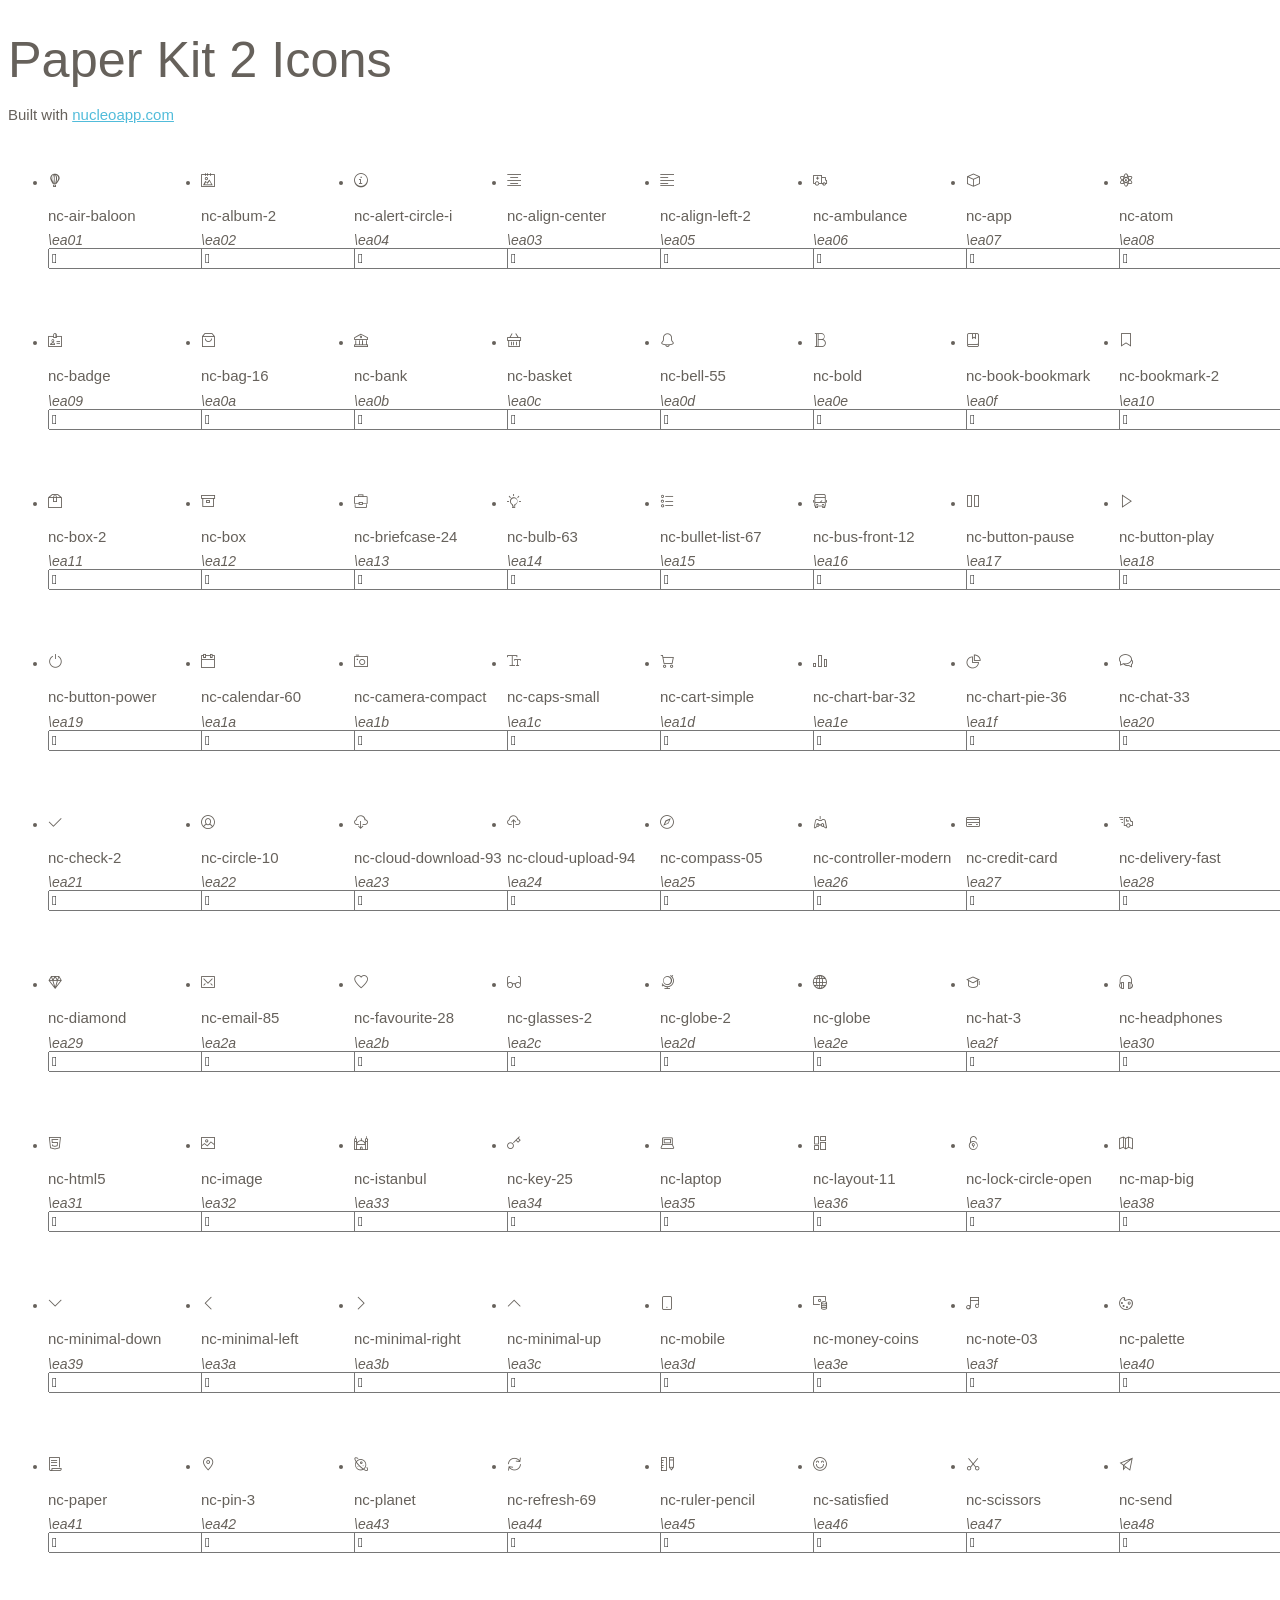
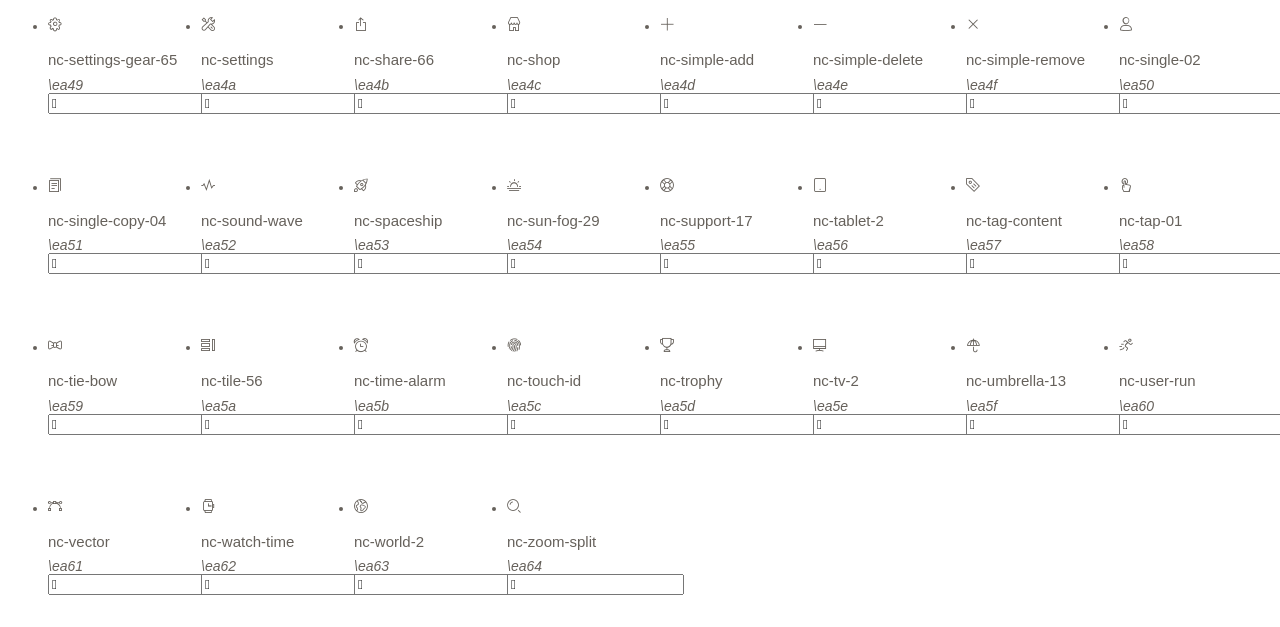
<file: second/nucleo-icons.html>
<!--
=========================================================
 Paper Kit 2 - v2.2.0
=========================================================

 Product Page: https://www.creative-tim.com/product/paper-kit-2
 Copyright 2019 Creative Tim (https://www.creative-tim.com)
 Licensed under MIT (https://github.com/creativetimofficial/paper-kit-2/blob/master/LICENSE.md)

 Coded by Creative Tim

=========================================================

The above copyright notice and this permission notice shall be included in all copies or substantial portions of the Software. -->



<!DOCTYPE html>
<html lang="en">

<head>
  <meta charset="UTF-8">
  <meta name="viewport" content="width=device-width, initial-scale=1">
  <link rel="stylesheet" href="assets/css/paper-kit.css">
  <link rel="stylesheet" href="assets/demo/demo.css">
  <link rel="shortcut icon" href="assets/img/favicon.png">
  <title>Nucleo Outline Web Font</title>
  <script src="https://code.jquery.com/jquery-3.2.1.min.js" integrity="sha256-hwg4gsxgFZhOsEEamdOYGBf13FyQuiTwlAQgxVSNgt4=" crossorigin="anonymous"></script>
</head>

<body class="demo-icons">
  <header>
    <h1>Paper Kit 2 Icons</h1>
    <p>Built with
      <a href="https://nucleoapp.com/?ref=1712">nucleoapp.com</a>
    </p>
  </header>
  <div id="icons-wrapper">
    <section>
      <ul>
        <li>
          <i class="nc-icon nc-air-baloon"></i>
          <p>nc-air-baloon</p>
        </li>
        <li>
          <i class="nc-icon nc-album-2"></i>
          <p>nc-album-2</p>
        </li>
        <li>
          <i class="nc-icon nc-alert-circle-i"></i>
          <p>nc-alert-circle-i</p>
        </li>
        <li>
          <i class="nc-icon nc-align-center"></i>
          <p>nc-align-center</p>
        </li>
        <li>
          <i class="nc-icon nc-align-left-2"></i>
          <p>nc-align-left-2</p>
        </li>
        <li>
          <i class="nc-icon nc-ambulance"></i>
          <p>nc-ambulance</p>
        </li>
        <li>
          <i class="nc-icon nc-app"></i>
          <p>nc-app</p>
        </li>
        <li>
          <i class="nc-icon nc-atom"></i>
          <p>nc-atom</p>
        </li>
        <li>
          <i class="nc-icon nc-badge"></i>
          <p>nc-badge</p>
        </li>
        <li>
          <i class="nc-icon nc-bag-16"></i>
          <p>nc-bag-16</p>
        </li>
        <li>
          <i class="nc-icon nc-bank"></i>
          <p>nc-bank</p>
        </li>
        <li>
          <i class="nc-icon nc-basket"></i>
          <p>nc-basket</p>
        </li>
        <li>
          <i class="nc-icon nc-bell-55"></i>
          <p>nc-bell-55</p>
        </li>
        <li>
          <i class="nc-icon nc-bold"></i>
          <p>nc-bold</p>
        </li>
        <li>
          <i class="nc-icon nc-book-bookmark"></i>
          <p>nc-book-bookmark</p>
        </li>
        <li>
          <i class="nc-icon nc-bookmark-2"></i>
          <p>nc-bookmark-2</p>
        </li>
        <li>
          <i class="nc-icon nc-box-2"></i>
          <p>nc-box-2</p>
        </li>
        <li>
          <i class="nc-icon nc-box"></i>
          <p>nc-box</p>
        </li>
        <li>
          <i class="nc-icon nc-briefcase-24"></i>
          <p>nc-briefcase-24</p>
        </li>
        <li>
          <i class="nc-icon nc-bulb-63"></i>
          <p>nc-bulb-63</p>
        </li>
        <li>
          <i class="nc-icon nc-bullet-list-67"></i>
          <p>nc-bullet-list-67</p>
        </li>
        <li>
          <i class="nc-icon nc-bus-front-12"></i>
          <p>nc-bus-front-12</p>
        </li>
        <li>
          <i class="nc-icon nc-button-pause"></i>
          <p>nc-button-pause</p>
        </li>
        <li>
          <i class="nc-icon nc-button-play"></i>
          <p>nc-button-play</p>
        </li>
        <li>
          <i class="nc-icon nc-button-power"></i>
          <p>nc-button-power</p>
        </li>
        <li>
          <i class="nc-icon nc-calendar-60"></i>
          <p>nc-calendar-60</p>
        </li>
        <li>
          <i class="nc-icon nc-camera-compact"></i>
          <p>nc-camera-compact</p>
        </li>
        <li>
          <i class="nc-icon nc-caps-small"></i>
          <p>nc-caps-small</p>
        </li>
        <li>
          <i class="nc-icon nc-cart-simple"></i>
          <p>nc-cart-simple</p>
        </li>
        <li>
          <i class="nc-icon nc-chart-bar-32"></i>
          <p>nc-chart-bar-32</p>
        </li>
        <li>
          <i class="nc-icon nc-chart-pie-36"></i>
          <p>nc-chart-pie-36</p>
        </li>
        <li>
          <i class="nc-icon nc-chat-33"></i>
          <p>nc-chat-33</p>
        </li>
        <li>
          <i class="nc-icon nc-check-2"></i>
          <p>nc-check-2</p>
        </li>
        <li>
          <i class="nc-icon nc-circle-10"></i>
          <p>nc-circle-10</p>
        </li>
        <li>
          <i class="nc-icon nc-cloud-download-93"></i>
          <p>nc-cloud-download-93</p>
        </li>
        <li>
          <i class="nc-icon nc-cloud-upload-94"></i>
          <p>nc-cloud-upload-94</p>
        </li>
        <li>
          <i class="nc-icon nc-compass-05"></i>
          <p>nc-compass-05</p>
        </li>
        <li>
          <i class="nc-icon nc-controller-modern"></i>
          <p>nc-controller-modern</p>
        </li>
        <li>
          <i class="nc-icon nc-credit-card"></i>
          <p>nc-credit-card</p>
        </li>
        <li>
          <i class="nc-icon nc-delivery-fast"></i>
          <p>nc-delivery-fast</p>
        </li>
        <li>
          <i class="nc-icon nc-diamond"></i>
          <p>nc-diamond</p>
        </li>
        <li>
          <i class="nc-icon nc-email-85"></i>
          <p>nc-email-85</p>
        </li>
        <li>
          <i class="nc-icon nc-favourite-28"></i>
          <p>nc-favourite-28</p>
        </li>
        <li>
          <i class="nc-icon nc-glasses-2"></i>
          <p>nc-glasses-2</p>
        </li>
        <li>
          <i class="nc-icon nc-globe-2"></i>
          <p>nc-globe-2</p>
        </li>
        <li>
          <i class="nc-icon nc-globe"></i>
          <p>nc-globe</p>
        </li>
        <li>
          <i class="nc-icon nc-hat-3"></i>
          <p>nc-hat-3</p>
        </li>
        <li>
          <i class="nc-icon nc-headphones"></i>
          <p>nc-headphones</p>
        </li>
        <li>
          <i class="nc-icon nc-html5"></i>
          <p>nc-html5</p>
        </li>
        <li>
          <i class="nc-icon nc-image"></i>
          <p>nc-image</p>
        </li>
        <li>
          <i class="nc-icon nc-istanbul"></i>
          <p>nc-istanbul</p>
        </li>
        <li>
          <i class="nc-icon nc-key-25"></i>
          <p>nc-key-25</p>
        </li>
        <li>
          <i class="nc-icon nc-laptop"></i>
          <p>nc-laptop</p>
        </li>
        <li>
          <i class="nc-icon nc-layout-11"></i>
          <p>nc-layout-11</p>
        </li>
        <li>
          <i class="nc-icon nc-lock-circle-open"></i>
          <p>nc-lock-circle-open</p>
        </li>
        <li>
          <i class="nc-icon nc-map-big"></i>
          <p>nc-map-big</p>
        </li>
        <li>
          <i class="nc-icon nc-minimal-down"></i>
          <p>nc-minimal-down</p>
        </li>
        <li>
          <i class="nc-icon nc-minimal-left"></i>
          <p>nc-minimal-left</p>
        </li>
        <li>
          <i class="nc-icon nc-minimal-right"></i>
          <p>nc-minimal-right</p>
        </li>
        <li>
          <i class="nc-icon nc-minimal-up"></i>
          <p>nc-minimal-up</p>
        </li>
        <li>
          <i class="nc-icon nc-mobile"></i>
          <p>nc-mobile</p>
        </li>
        <li>
          <i class="nc-icon nc-money-coins"></i>
          <p>nc-money-coins</p>
        </li>
        <li>
          <i class="nc-icon nc-note-03"></i>
          <p>nc-note-03</p>
        </li>
        <li>
          <i class="nc-icon nc-palette"></i>
          <p>nc-palette</p>
        </li>
        <li>
          <i class="nc-icon nc-paper"></i>
          <p>nc-paper</p>
        </li>
        <li>
          <i class="nc-icon nc-pin-3"></i>
          <p>nc-pin-3</p>
        </li>
        <li>
          <i class="nc-icon nc-planet"></i>
          <p>nc-planet</p>
        </li>
        <li>
          <i class="nc-icon nc-refresh-69"></i>
          <p>nc-refresh-69</p>
        </li>
        <li>
          <i class="nc-icon nc-ruler-pencil"></i>
          <p>nc-ruler-pencil</p>
        </li>
        <li>
          <i class="nc-icon nc-satisfied"></i>
          <p>nc-satisfied</p>
        </li>
        <li>
          <i class="nc-icon nc-scissors"></i>
          <p>nc-scissors</p>
        </li>
        <li>
          <i class="nc-icon nc-send"></i>
          <p>nc-send</p>
        </li>
        <li>
          <i class="nc-icon nc-settings-gear-65"></i>
          <p>nc-settings-gear-65</p>
        </li>
        <li>
          <i class="nc-icon nc-settings"></i>
          <p>nc-settings</p>
        </li>
        <li>
          <i class="nc-icon nc-share-66"></i>
          <p>nc-share-66</p>
        </li>
        <li>
          <i class="nc-icon nc-shop"></i>
          <p>nc-shop</p>
        </li>
        <li>
          <i class="nc-icon nc-simple-add"></i>
          <p>nc-simple-add</p>
        </li>
        <li>
          <i class="nc-icon nc-simple-delete"></i>
          <p>nc-simple-delete</p>
        </li>
        <li>
          <i class="nc-icon nc-simple-remove"></i>
          <p>nc-simple-remove</p>
        </li>
        <li>
          <i class="nc-icon nc-single-02"></i>
          <p>nc-single-02</p>
        </li>
        <li>
          <i class="nc-icon nc-single-copy-04"></i>
          <p>nc-single-copy-04</p>
        </li>
        <li>
          <i class="nc-icon nc-sound-wave"></i>
          <p>nc-sound-wave</p>
        </li>
        <li>
          <i class="nc-icon nc-spaceship"></i>
          <p>nc-spaceship</p>
        </li>
        <li>
          <i class="nc-icon nc-sun-fog-29"></i>
          <p>nc-sun-fog-29</p>
        </li>
        <li>
          <i class="nc-icon nc-support-17"></i>
          <p>nc-support-17</p>
        </li>
        <li>
          <i class="nc-icon nc-tablet-2"></i>
          <p>nc-tablet-2</p>
        </li>
        <li>
          <i class="nc-icon nc-tag-content"></i>
          <p>nc-tag-content</p>
        </li>
        <li>
          <i class="nc-icon nc-tap-01"></i>
          <p>nc-tap-01</p>
        </li>
        <li>
          <i class="nc-icon nc-tie-bow"></i>
          <p>nc-tie-bow</p>
        </li>
        <li>
          <i class="nc-icon nc-tile-56"></i>
          <p>nc-tile-56</p>
        </li>
        <li>
          <i class="nc-icon nc-time-alarm"></i>
          <p>nc-time-alarm</p>
        </li>
        <li>
          <i class="nc-icon nc-touch-id"></i>
          <p>nc-touch-id</p>
        </li>
        <li>
          <i class="nc-icon nc-trophy"></i>
          <p>nc-trophy</p>
        </li>
        <li>
          <i class="nc-icon nc-tv-2"></i>
          <p>nc-tv-2</p>
        </li>
        <li>
          <i class="nc-icon nc-umbrella-13"></i>
          <p>nc-umbrella-13</p>
        </li>
        <li>
          <i class="nc-icon nc-user-run"></i>
          <p>nc-user-run</p>
        </li>
        <li>
          <i class="nc-icon nc-vector"></i>
          <p>nc-vector</p>
        </li>
        <li>
          <i class="nc-icon nc-watch-time"></i>
          <p>nc-watch-time</p>
        </li>
        <li>
          <i class="nc-icon nc-world-2"></i>
          <p>nc-world-2</p>
        </li>
        <li>
          <i class="nc-icon nc-zoom-split"></i>
          <p>nc-zoom-split</p>
        </li>
        <!-- list of icons here with the proper class-->
      </ul>
    </section>
  </div>
  <script>
    function SelectText(element) {
      var doc = document,
        text = element,
        range, selection;
      if (doc.body.createTextRange) {
        range = document.body.createTextRange();
        range.moveToElementText(text);
        range.select();
      } else if (window.getSelection) {
        selection = window.getSelection();
        range = document.createRange();
        range.selectNodeContents(text);
        selection.removeAllRanges();
        selection.addRange(range);
      }
    }
    window.onload = function() {
      var iconsWrapper = document.getElementById('icons-wrapper'),
        listItems = iconsWrapper.getElementsByTagName('li');
      for (var i = 0; i < listItems.length; i++) {
        listItems[i].onclick = function fun(event) {
          var selectedTagName = event.target.tagName.toLowerCase();
          if (selectedTagName == 'p' || selectedTagName == 'em') {
            SelectText(event.target);
          } else if (selectedTagName == 'input') {
            event.target.setSelectionRange(0, event.target.value.length);
          }
        }

        var beforeContentChar = window.getComputedStyle(listItems[i].getElementsByTagName('i')[0], '::before').getPropertyValue('content').replace(/'/g, "").replace(/"/g, ""),
          beforeContent = beforeContentChar.charCodeAt(0).toString(16);
        var beforeContentElement = document.createElement("em");
        beforeContentElement.textContent = "\\" + beforeContent;
        listItems[i].appendChild(beforeContentElement);

        //create input element to copy/paste chart
        var charCharac = document.createElement('input');
        charCharac.setAttribute('type', 'text');
        charCharac.setAttribute('maxlength', '1');
        charCharac.setAttribute('readonly', 'true');
        charCharac.setAttribute('value', beforeContentChar);
        listItems[i].appendChild(charCharac);
      }
    }
  </script>
</body>

</html>
</file>
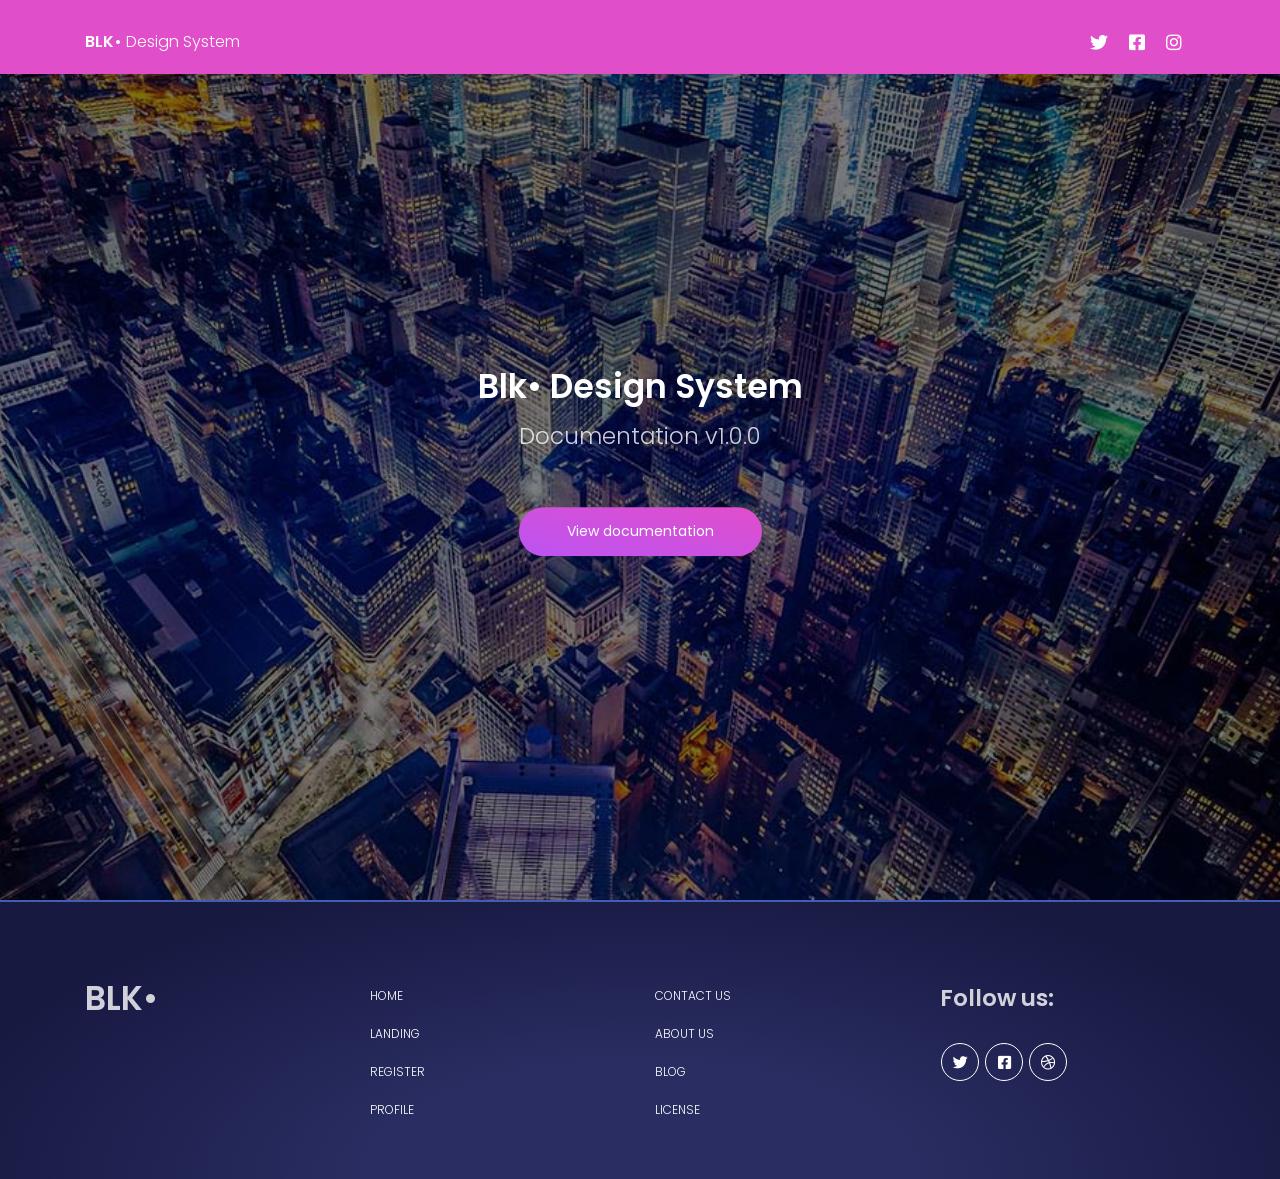
<file: second/docs/documentation.html>
<!DOCTYPE html>
<html lang="en">

<head>
  <meta charset="utf-8" />
  <meta name="viewport" content="width=device-width, initial-scale=1, shrink-to-fit=no">
  <link rel="apple-touch-icon" sizes="76x76" href="../assets/img/apple-icon.png">
  <link rel="icon" type="image/png" href="../assets/img/favicon.png">
  <title>
    Components Documentation - Blk• Design System by Creative Tim
  </title>
  <!--     Fonts and icons     -->
  <link href="https://fonts.googleapis.com/css?family=Poppins:200,300,400,600,700,800" rel="stylesheet" />
  <link href="https://use.fontawesome.com/releases/v5.0.6/css/all.css" rel="stylesheet">
  <!-- Nucleo Icons -->
  <link href="../assets/css/nucleo-icons.css" rel="stylesheet" />
  <!-- CSS Files -->
  <link href="../assets/css/blk-design-system.css?v=1.0.0" rel="stylesheet" />
  <!-- CSS Just for demo purpose, don't include it in your project -->
  <link href="../assets/demo/demo.css" rel="stylesheet" />
</head>

<body class="offline-doc">
  <!-- Navbar -->
  <nav class="navbar navbar-expand-lg bg-primary fixed-top" color-on-scroll="100">
    <div class="container">
      <div class="navbar-translate">
        <a class="navbar-brand" href="https://demos.creative-tim.com/blk-design-system/index.html" rel="tooltip" title="Designed and Coded by Creative Tim" data-placement="bottom" target="_blank">
          <span>BLK•</span> Design System
        </a>
        <button class="navbar-toggler navbar-toggler" type="button" data-toggle="collapse" data-target="#navigation" aria-controls="navigation-index" aria-expanded="false" aria-label="Toggle navigation">
          <span class="navbar-toggler-bar bar1"></span>
          <span class="navbar-toggler-bar bar2"></span>
          <span class="navbar-toggler-bar bar3"></span>
        </button>
      </div>
      <div class="collapse navbar-collapse justify-content-end" id="navigation">
        <div class="navbar-collapse-header">
          <div class="row">
            <div class="col-6 collapse-brand">
              <a>
                BLK•
              </a>
            </div>
            <div class="col-6 collapse-close text-right">
              <button type="button" class="navbar-toggler" data-toggle="collapse" data-target="#navigation" aria-controls="navigation-index" aria-expanded="false" aria-label="Toggle navigation">
                <i class="tim-icons icon-simple-remove"></i>
              </button>
            </div>
          </div>
        </div>
        <ul class="navbar-nav">
          <li class="nav-item p-0">
            <a class="nav-link" rel="tooltip" title="Follow us on Twitter" data-placement="bottom" href="https://twitter.com/CreativeTim" target="_blank">
              <i class="fab fa-twitter"></i>
              <p class="d-lg-none d-xl-none">Twitter</p>
            </a>
          </li>
          <li class="nav-item p-0">
            <a class="nav-link" rel="tooltip" title="Like us on Facebook" data-placement="bottom" href="https://www.facebook.com/CreativeTim" target="_blank">
              <i class="fab fa-facebook-square"></i>
              <p class="d-lg-none d-xl-none">Facebook</p>
            </a>
          </li>
          <li class="nav-item p-0">
            <a class="nav-link" rel="tooltip" title="Follow us on Instagram" data-placement="bottom" href="https://www.instagram.com/CreativeTimOfficial" target="_blank">
              <i class="fab fa-instagram"></i>
              <p class="d-lg-none d-xl-none">Instagram</p>
            </a>
          </li>
        </ul>
      </div>
    </div>
  </nav>
  <!-- End Navbar -->
  <div class="page-header clear-filter">
    <div class="page-header-image" style="background-image: url('../assets/img/denys.jpg');"></div>
    <div class="content-center text-center">
      <div class="col-md-8 ml-auto mr-auto">
        <div class="brand">
          <h1 class="title">
            Blk• Design System
          </h1>
          <h3 class="description">Documentation v1.0.0</h3>
          <br/>
          <a href="https://demos.creative-tim.com/blk-design-system/docs/1.0/getting-started/overview.html" class="btn btn-primary btn-round btn-lg">View documentation</a>
        </div>
      </div>
    </div>
  </div>
  <footer class="footer">
    <div class="container">
      <div class="row">
        <div class="col-md-3">
          <h1 class="title">BLK•</h1>
        </div>
        <div class="col-md-3">
          <ul class="nav">
            <li class="nav-item">
              <a href="../index.html" class="nav-link">
                Home
              </a>
            </li>
            <li class="nav-item">
              <a href="../examples/landing-page.html" class="nav-link">
                Landing
              </a>
            </li>
            <li class="nav-item">
              <a href="../examples/register-page.html" class="nav-link">
                Register
              </a>
            </li>
            <li class="nav-item">
              <a href="../examples/profile-page.html" class="nav-link">
                Profile
              </a>
            </li>
          </ul>
        </div>
        <div class="col-md-3">
          <ul class="nav">
            <li class="nav-item">
              <a href="https://creative-tim.com/contact-us" class="nav-link">
                Contact Us
              </a>
            </li>
            <li class="nav-item">
              <a href="https://creative-tim.com/about-us" class="nav-link">
                About Us
              </a>
            </li>
            <li class="nav-item">
              <a href="https://creative-tim.com/blog" class="nav-link">
                Blog
              </a>
            </li>
            <li class="nav-item">
              <a href="https://opensource.org/licenses/MIT" class="nav-link">
                License
              </a>
            </li>
          </ul>
        </div>
        <div class="col-md-3">
          <h3 class="title">Follow us:</h3>
          <div class="btn-wrapper profile">
            <a target="_blank" href="https://twitter.com/creativetim" class="btn btn-icon btn-neutral btn-round btn-simple" data-toggle="tooltip" data-original-title="Follow us">
              <i class="fab fa-twitter"></i>
            </a>
            <a target="_blank" href="https://www.facebook.com/creativetim" class="btn btn-icon btn-neutral btn-round btn-simple" data-toggle="tooltip" data-original-title="Like us">
              <i class="fab fa-facebook-square"></i>
            </a>
            <a target="_blank" href="https://dribbble.com/creativetim" class="btn btn-icon btn-neutral  btn-round btn-simple" data-toggle="tooltip" data-original-title="Follow us">
              <i class="fab fa-dribbble"></i>
            </a>
          </div>
        </div>
      </div>
    </div>
  </footer>
  <!--   Core JS Files   -->
  <script src="../assets/js/core/jquery.min.js" type="text/javascript"></script>
  <script src="../assets/js/core/popper.min.js" type="text/javascript"></script>
  <script src="../assets/js/core/bootstrap.min.js" type="text/javascript"></script>
  <script src="../assets/js/plugins/perfect-scrollbar.jquery.min.js"></script>
  <!--  Plugin for Switches, full documentation here: http://www.jque.re/plugins/version3/bootstrap.switch/ -->
  <script src="../assets/js/plugins/bootstrap-switch.js"></script>
  <!--  Plugin for the Sliders, full documentation here: http://refreshless.com/nouislider/ -->
  <script src="../assets/js/plugins/nouislider.min.js" type="text/javascript"></script>
  <!-- Chart JS -->
  <script src="../assets/js/plugins/chartjs.min.js"></script>
  <!--  Plugin for the DatePicker, full documentation here: https://github.com/uxsolutions/bootstrap-datepicker -->
  <script src="../assets/js/plugins/moment.min.js"></script>
  <script src="../assets/js/plugins/bootstrap-datetimepicker.js" type="text/javascript"></script>
  <!-- Black Dashboard DEMO methods, don't include it in your project! -->
  <script src="../assets/demo/demo.js"></script>
  <!-- Control Center for Black UI Kit: parallax effects, scripts for the example pages etc -->
  <script src="../assets/js/blk-design-system.min.js?v=1.0.0" type="text/javascript"></script>
</body>

</html>
</file>
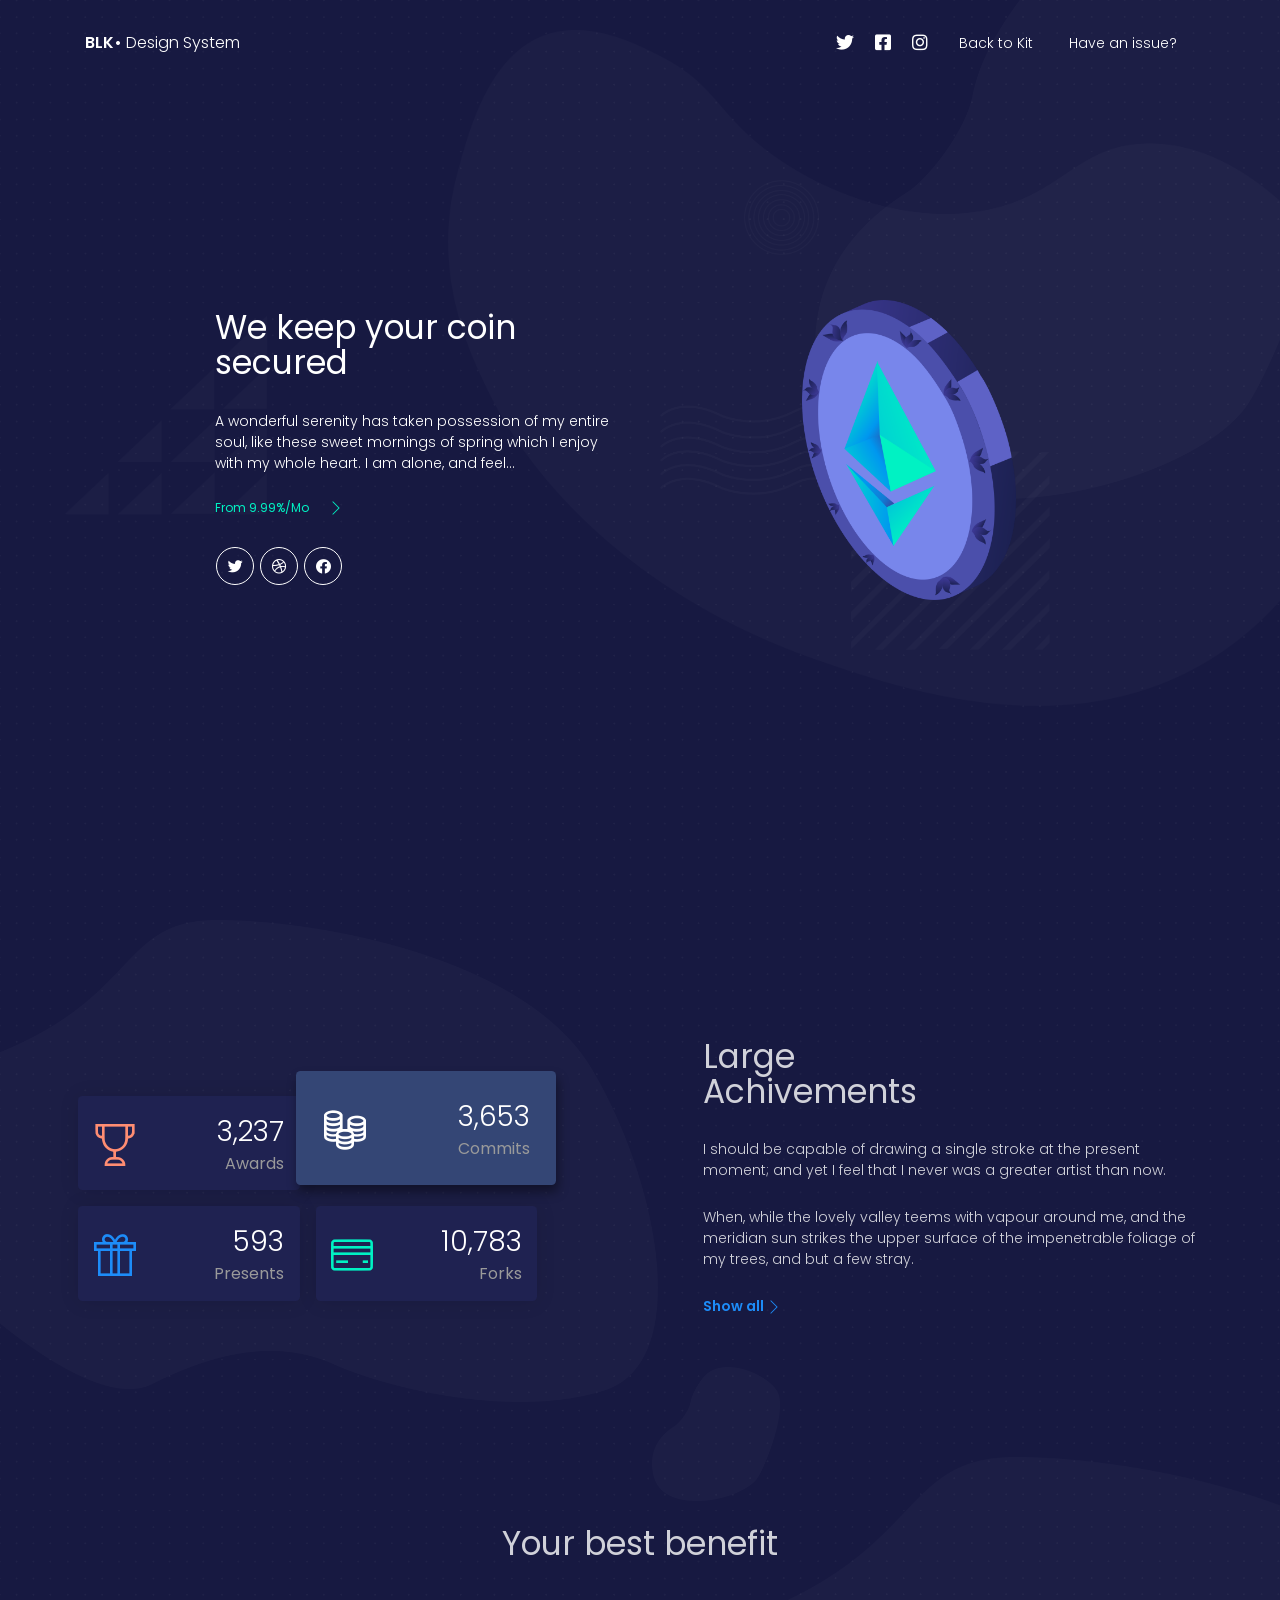
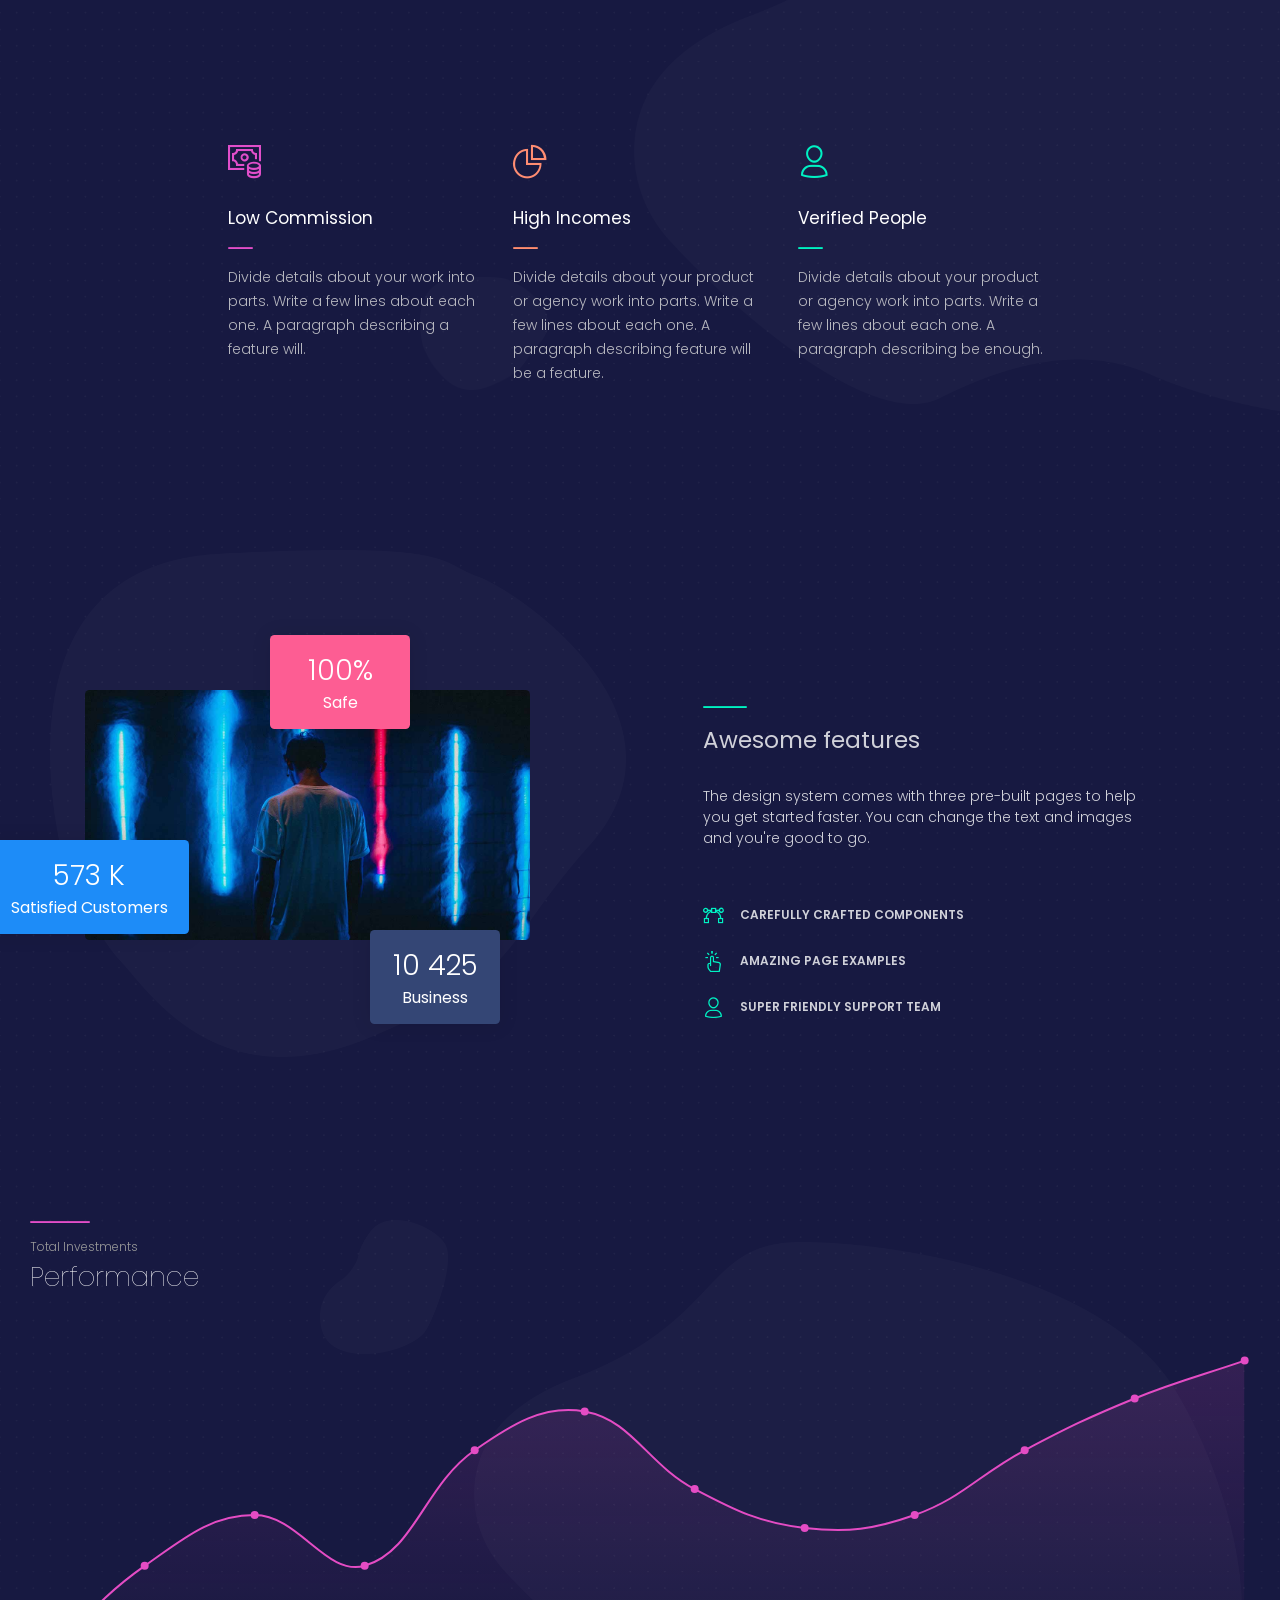
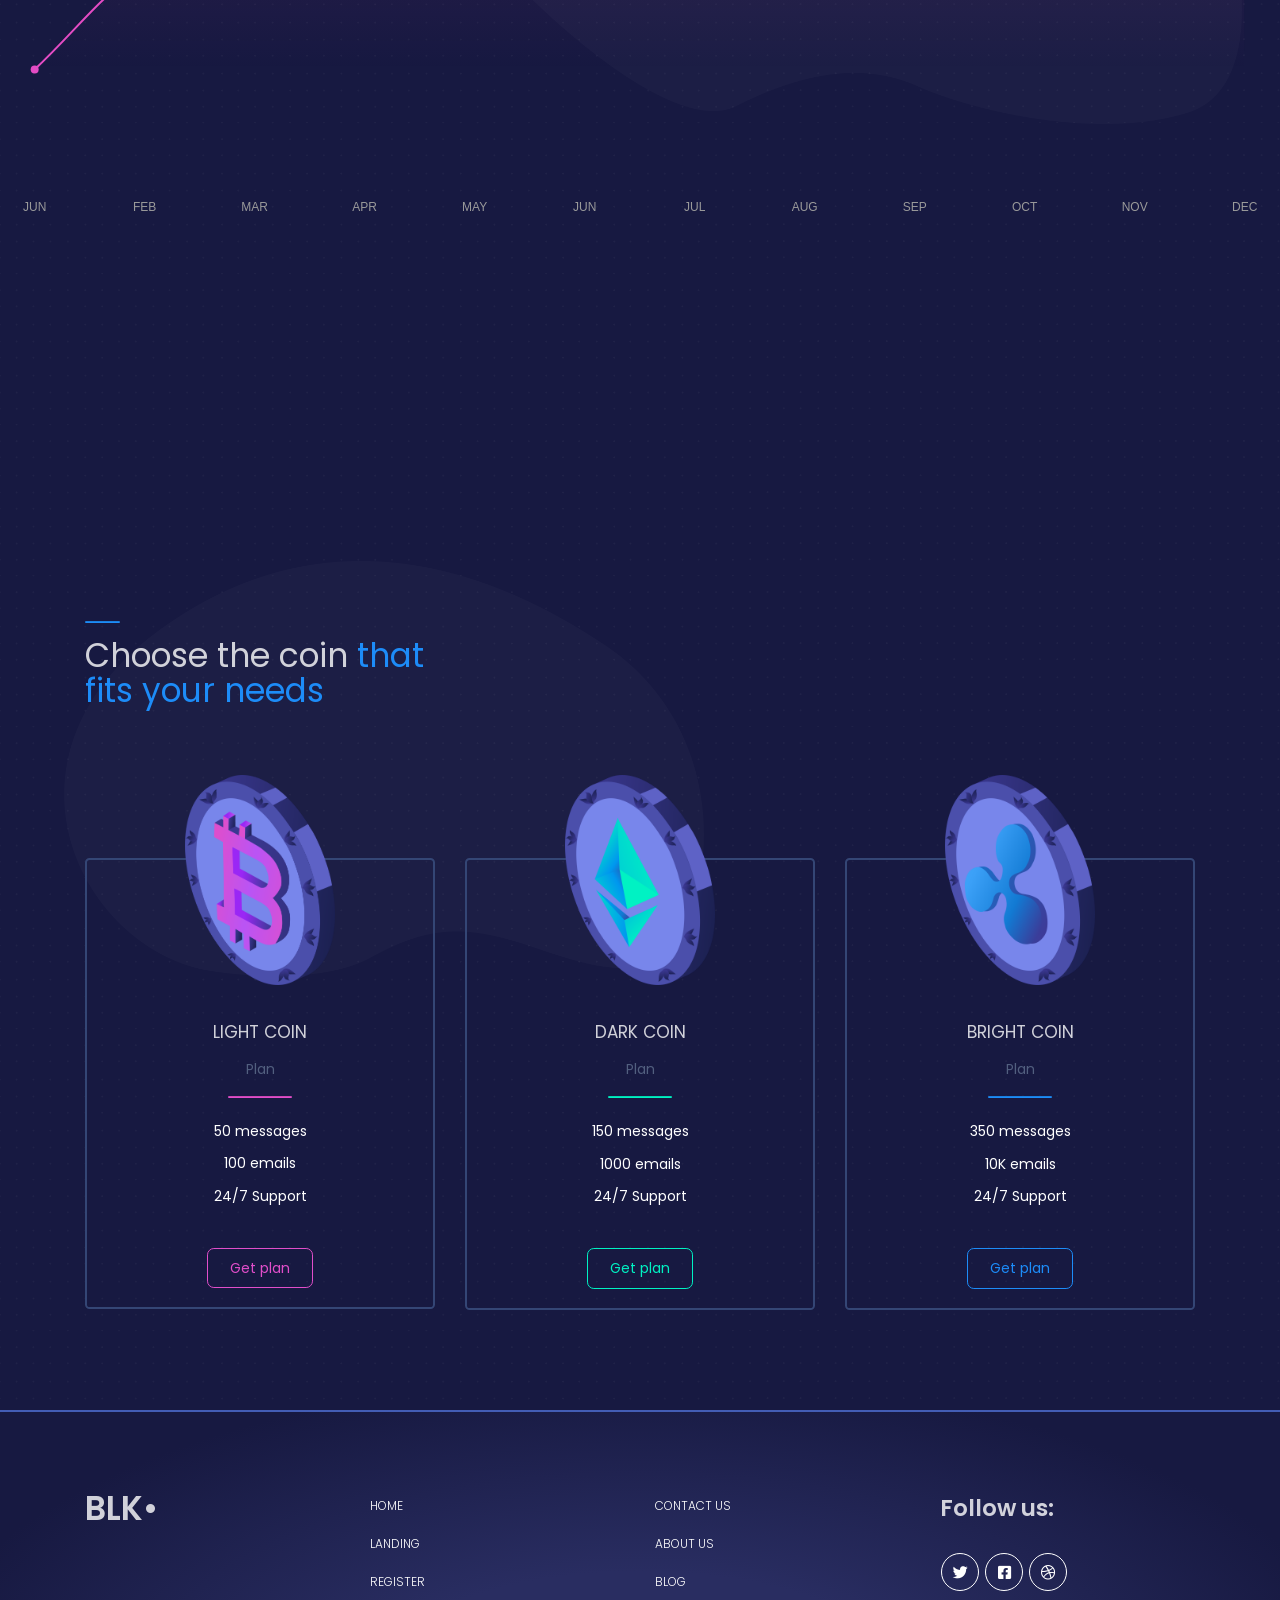
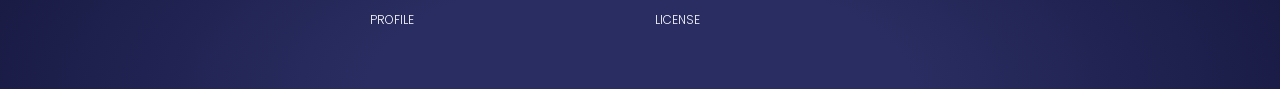
<file: second/examples/landing-page.html>
<!--
=========================================================
* BLK Design System- v1.0.0
=========================================================

* Product Page: https://www.creative-tim.com/product/blk-design-system
* Copyright 2019 Creative Tim (https://www.creative-tim.com)
* Licensed under MIT

* Coded by Creative Tim

=========================================================

* The above copyright notice and this permission notice shall be included in all copies or substantial portions of the Software.
 -->
<!DOCTYPE html>
<html lang="en">

<head>
  <meta charset="utf-8" />
  <meta name="viewport" content="width=device-width, initial-scale=1, shrink-to-fit=no">
  <link rel="apple-touch-icon" sizes="76x76" href="../assets/img/apple-icon.png">
  <link rel="icon" type="image/png" href="../assets/img/favicon.png">
  <title>
    Blk• Design System by Creative Tim
  </title>
  <!--     Fonts and icons     -->
  <link href="https://fonts.googleapis.com/css?family=Poppins:200,300,400,600,700,800" rel="stylesheet" />
  <link href="https://use.fontawesome.com/releases/v5.0.6/css/all.css" rel="stylesheet">
  <!-- Nucleo Icons -->
  <link href="../assets/css/nucleo-icons.css" rel="stylesheet" />
  <!-- CSS Files -->
  <link href="../assets/css/blk-design-system.css?v=1.0.0" rel="stylesheet" />
  <!-- CSS Just for demo purpose, don't include it in your project -->
  <link href="../assets/demo/demo.css" rel="stylesheet" />
</head>

<body class="landing-page">
  <!-- Navbar -->
  <nav class="navbar navbar-expand-lg fixed-top navbar-transparent " color-on-scroll="100">
    <div class="container">
      <div class="navbar-translate">
        <a class="navbar-brand" href="https://demos.creative-tim.com/blk-design-system/index.html" rel="tooltip" title="Designed and Coded by Creative Tim" data-placement="bottom" target="_blank">
          <span>BLK•</span> Design System
        </a>
        <button class="navbar-toggler navbar-toggler" type="button" data-toggle="collapse" data-target="#navigation" aria-controls="navigation-index" aria-expanded="false" aria-label="Toggle navigation">
          <span class="navbar-toggler-bar bar1"></span>
          <span class="navbar-toggler-bar bar2"></span>
          <span class="navbar-toggler-bar bar3"></span>
        </button>
      </div>
      <div class="collapse navbar-collapse justify-content-end" id="navigation">
        <div class="navbar-collapse-header">
          <div class="row">
            <div class="col-6 collapse-brand">
              <a>
                BLK•
              </a>
            </div>
            <div class="col-6 collapse-close text-right">
              <button type="button" class="navbar-toggler" data-toggle="collapse" data-target="#navigation" aria-controls="navigation-index" aria-expanded="false" aria-label="Toggle navigation">
                <i class="tim-icons icon-simple-remove"></i>
              </button>
            </div>
          </div>
        </div>
        <ul class="navbar-nav">
          <li class="nav-item p-0">
            <a class="nav-link" rel="tooltip" title="Follow us on Twitter" data-placement="bottom" href="https://twitter.com/CreativeTim" target="_blank">
              <i class="fab fa-twitter"></i>
              <p class="d-lg-none d-xl-none">Twitter</p>
            </a>
          </li>
          <li class="nav-item p-0">
            <a class="nav-link" rel="tooltip" title="Like us on Facebook" data-placement="bottom" href="https://www.facebook.com/CreativeTim" target="_blank">
              <i class="fab fa-facebook-square"></i>
              <p class="d-lg-none d-xl-none">Facebook</p>
            </a>
          </li>
          <li class="nav-item p-0">
            <a class="nav-link" rel="tooltip" title="Follow us on Instagram" data-placement="bottom" href="https://www.instagram.com/CreativeTimOfficial" target="_blank">
              <i class="fab fa-instagram"></i>
              <p class="d-lg-none d-xl-none">Instagram</p>
            </a>
          </li>
          <li class="nav-item">
            <a class="nav-link" href="../index.html">Back to Kit</a>
          </li>
          <li class="nav-item">
            <a class="nav-link" href="https://github.com/creativetimofficial/blk-design-system/issues">Have an issue?</a>
          </li>
        </ul>
      </div>
    </div>
  </nav>
  <!-- End Navbar -->
  <div class="wrapper">
    <div class="page-header">
      <img src="../assets/img/blob.png" class="path">
      <img src="../assets/img/path2.png" class="path2">
      <img src="../assets/img/triunghiuri.png" class="shapes triangle">
      <img src="../assets/img/waves.png" class="shapes wave">
      <img src="../assets/img/patrat.png" class="shapes squares">
      <img src="../assets/img/cercuri.png" class="shapes circle">
      <div class="content-center">
        <div class="row row-grid justify-content-between align-items-center text-left">
          <div class="col-lg-6 col-md-6">
            <h1 class="text-white">We keep your coin
              <br/>
              <span class="text-white">secured</span>
            </h1>
            <p class="text-white mb-3">A wonderful serenity has taken possession of my entire soul, like these sweet mornings of spring which I enjoy with my whole heart. I am alone, and feel...</p>
            <div class="btn-wrapper mb-3">
              <p class="category text-success d-inline">From 9.99%/mo</p>
              <a href="#blk" class="btn btn-success btn-link btn-sm"><i class="tim-icons icon-minimal-right"></i></a>
            </div>
            <div class="btn-wrapper">
              <div class="button-container">
                <button href="javascript:void(0)" class="btn btn-icon btn-simple btn-round btn-neutral">
                  <i class="fab fa-twitter"></i>
                </button>
                <button href="javascript:void(0)" class="btn btn-icon btn-simple btn-round btn-neutral">
                  <i class="fab fa-dribbble"></i>
                </button>
                <button href="javascript:void(0)" class="btn btn-icon btn-simple btn-round btn-neutral">
                  <i class="fab fa-facebook"></i>
                </button>
              </div>
            </div>
          </div>
          <div class="col-lg-4 col-md-5">
            <img src="../assets/img/etherum.png" alt="Circle image" class="img-fluid">
          </div>
        </div>
      </div>
    </div>
    <section class="section section-lg">
      <section class="section">
        <img src="../assets/img/path4.png" class="path">
        <div class="container">
          <div class="row row-grid justify-content-between">
            <div class="col-md-5 mt-lg-5">
              <div class="row">
                <div class="col-lg-6 col-sm-12 px-2 py-2">
                  <div class="card card-stats ">
                    <div class="card-body">
                      <div class="row">
                        <div class="col-5 col-md-4">
                          <div class="icon-big text-center icon-warning">
                            <i class="tim-icons icon-trophy text-warning"></i>
                          </div>
                        </div>
                        <div class="col-7 col-md-8">
                          <div class="numbers">
                            <p class="card-title">3,237
                              <p>
                                <p class="card-category">Awards</p>
                          </div>
                        </div>
                      </div>
                    </div>
                  </div>
                </div>
                <div class="col-lg-6 col-sm-12 px-2 py-2">
                  <div class="card card-stats upper bg-default">
                    <div class="card-body">
                      <div class="row">
                        <div class="col-5 col-md-4">
                          <div class="icon-big text-center icon-warning">
                            <i class="tim-icons icon-coins text-white"></i>
                          </div>
                        </div>
                        <div class="col-7 col-md-8">
                          <div class="numbers">
                            <p class="card-title">3,653
                              <p>
                                <p class="card-category">Commits</p>
                          </div>
                        </div>
                      </div>
                    </div>
                  </div>
                </div>
              </div>
              <div class="row">
                <div class="col-lg-6 col-sm-12 px-2 py-2">
                  <div class="card card-stats ">
                    <div class="card-body">
                      <div class="row">
                        <div class="col-5 col-md-4">
                          <div class="icon-big text-center icon-warning">
                            <i class="tim-icons icon-gift-2 text-info"></i>
                          </div>
                        </div>
                        <div class="col-7 col-md-8">
                          <div class="numbers">
                            <p class="card-title">593
                              <p>
                                <p class="card-category">Presents</p>
                          </div>
                        </div>
                      </div>
                    </div>
                  </div>
                </div>
                <div class="col-lg-6 col-sm-12 px-2 py-2">
                  <div class="card card-stats ">
                    <div class="card-body">
                      <div class="row">
                        <div class="col-5 col-md-4">
                          <div class="icon-big text-center icon-warning">
                            <i class="tim-icons icon-credit-card text-success"></i>
                          </div>
                        </div>
                        <div class="col-7 col-md-8">
                          <div class="numbers">
                            <p class="card-title">10,783
                              <p>
                                <p class="card-category">Forks</p>
                          </div>
                        </div>
                      </div>
                    </div>
                  </div>
                </div>
              </div>
            </div>
            <div class="col-md-6">
              <div class="pl-md-5">
                <h1>Large
                  <br/>Achivements</h1>
                <p>I should be capable of drawing a single stroke at the present moment; and yet I feel that I never was a greater artist than now. </p>
                <br/>
                <p>When, while the lovely valley teems with vapour around me, and the meridian sun strikes the upper surface of the impenetrable foliage of my trees, and but a few stray.</p>
                <br/>
                <a href="#" class="font-weight-bold text-info mt-5">Show all <i class="tim-icons icon-minimal-right text-info"></i></a>
              </div>
            </div>
          </div>
        </div>
      </section>
    </section>
    <section class="section section-lg">
      <img src="../assets/img/path4.png" class="path">
      <img src="../assets/img/path5.png" class="path2">
      <img src="../assets/img/path2.png" class="path3">
      <div class="container">
        <div class="row justify-content-center">
          <div class="col-lg-12">
            <h1 class="text-center">Your best benefit</h1>
            <div class="row row-grid justify-content-center">
              <div class="col-lg-3">
                <div class="info">
                  <div class="icon icon-primary">
                    <i class="tim-icons icon-money-coins"></i>
                  </div>
                  <h4 class="info-title">Low Commission</h4>
                  <hr class="line-primary">
                  <p>Divide details about your work into parts. Write a few lines about each one. A paragraph describing a feature will.</p>
                </div>
              </div>
              <div class="col-lg-3">
                <div class="info">
                  <div class="icon icon-warning">
                    <i class="tim-icons icon-chart-pie-36"></i>
                  </div>
                  <h4 class="info-title">High Incomes</h4>
                  <hr class="line-warning">
                  <p>Divide details about your product or agency work into parts. Write a few lines about each one. A paragraph describing feature will be a feature. </p>
                </div>
              </div>
              <div class="col-lg-3">
                <div class="info">
                  <div class="icon icon-success">
                    <i class="tim-icons icon-single-02"></i>
                  </div>
                  <h4 class="info-title">Verified People</h4>
                  <hr class="line-success">
                  <p>Divide details about your product or agency work into parts. Write a few lines about each one. A paragraph describing be enough.</p>
                </div>
              </div>
            </div>
          </div>
        </div>
      </div>
    </section>
    <section class="section section-lg section-safe">
      <img src="../assets/img/path5.png" class="path">
      <div class="container">
        <div class="row row-grid justify-content-between">
          <div class="col-md-5">
            <img src="../assets/img/chester-wade.jpg" class="img-fluid floating">
            <div class="card card-stats bg-danger">
              <div class="card-body">
                <div class="justify-content-center">
                  <div class="numbers">
                    <p class="card-title">100%</p>
                    <p class="card-category text-white">Safe</p>
                  </div>
                </div>
              </div>
            </div>
            <div class="card card-stats bg-info">
              <div class="card-body">
                <div class="justify-content-center">
                  <div class="numbers">
                    <p class="card-title">573 K</p>
                    <p class="card-category text-white">Satisfied customers</p>
                  </div>
                </div>
              </div>
            </div>
            <div class="card card-stats bg-default">
              <div class="card-body">
                <div class="justify-content-center">
                  <div class="numbers">
                    <p class="card-title">10 425</p>
                    <p class="card-category text-white">Business</p>
                  </div>
                </div>
              </div>
            </div>
          </div>
          <div class="col-md-6">
            <div class="px-md-5">
              <hr class="line-success">
              <h3>Awesome features</h3>
              <p>The design system comes with three pre-built pages to help you get started faster. You can change the text and images and you're good to go.</p>
              <ul class="list-unstyled mt-5">
                <li class="py-2">
                  <div class="d-flex align-items-center">
                    <div class="icon icon-success mb-2">
                      <i class="tim-icons icon-vector"></i>
                    </div>
                    <div class="ml-3">
                      <h6>Carefully crafted components</h6>
                    </div>
                  </div>
                </li>
                <li class="py-2">
                  <div class="d-flex align-items-center">
                    <div class="icon icon-success mb-2">
                      <i class="tim-icons icon-tap-02"></i>
                    </div>
                    <div class="ml-3">
                      <h6>Amazing page examples</h6>
                    </div>
                  </div>
                </li>
                <li class="py-2">
                  <div class="d-flex align-items-center">
                    <div class="icon icon-success mb-2">
                      <i class="tim-icons icon-single-02"></i>
                    </div>
                    <div class="ml-3">
                      <h6>Super friendly support team</h6>
                    </div>
                  </div>
                </li>
              </ul>
            </div>
          </div>
        </div>
      </div>
    </section>
    <section class="section section-lg">
      <img src="../assets/img/path4.png" class="path">
      <img src="../assets/img/path2.png" class="path2">
      <div class="col-md-12">
        <div class="card card-chart card-plain">
          <div class="card-header">
            <div class="row">
              <div class="col-sm-6 text-left">
                <hr class="line-primary">
                <h5 class="card-category">Total Investments</h5>
                <h2 class="card-title">Performance</h2>
              </div>
            </div>
          </div>
          <div class="card-body">
            <div class="chart-area">
              <canvas id="chartBig"></canvas>
            </div>
          </div>
        </div>
      </div>
    </section>
    <section class="section section-lg section-coins">
      <img src="../assets/img/path3.png" class="path">
      <div class="container">
        <div class="row">
          <div class="col-md-4">
            <hr class="line-info">
            <h1>Choose the coin
              <span class="text-info">that fits your needs</span>
            </h1>
          </div>
        </div>
        <div class="row">
          <div class="col-md-4">
            <div class="card card-coin card-plain">
              <div class="card-header">
                <img src="../assets/img/bitcoin.png" class="img-center img-fluid">
              </div>
              <div class="card-body">
                <div class="row">
                  <div class="col-md-12 text-center">
                    <h4 class="text-uppercase">Light Coin</h4>
                    <span>Plan</span>
                    <hr class="line-primary">
                  </div>
                </div>
                <div class="row">
                  <ul class="list-group">
                    <li class="list-group-item">50 messages</li>
                    <li class="list-group-item">100 emails</li>
                    <li class="list-group-item">24/7 Support</li>
                  </ul>
                </div>
              </div>
              <div class="card-footer text-center">
                <button class="btn btn-primary btn-simple">Get plan</button>
              </div>
            </div>
          </div>
          <div class="col-md-4">
            <div class="card card-coin card-plain">
              <div class="card-header">
                <img src="../assets/img/etherum.png" class="img-center img-fluid">
              </div>
              <div class="card-body">
                <div class="row">
                  <div class="col-md-12 text-center">
                    <h4 class="text-uppercase">Dark Coin</h4>
                    <span>Plan</span>
                    <hr class="line-success">
                  </div>
                </div>
                <div class="row">
                  <ul class="list-group">
                    <li class="list-group-item">150 messages</li>
                    <li class="list-group-item">1000 emails</li>
                    <li class="list-group-item">24/7 Support</li>
                  </ul>
                </div>
              </div>
              <div class="card-footer text-center">
                <button class="btn btn-success btn-simple">Get plan</button>
              </div>
            </div>
          </div>
          <div class="col-md-4">
            <div class="card card-coin card-plain">
              <div class="card-header">
                <img src="../assets/img/ripp.png" class="img-center img-fluid">
              </div>
              <div class="card-body">
                <div class="row">
                  <div class="col-md-12 text-center">
                    <h4 class="text-uppercase">Bright Coin</h4>
                    <span>Plan</span>
                    <hr class="line-info">
                  </div>
                </div>
                <div class="row">
                  <ul class="list-group">
                    <li class="list-group-item">350 messages</li>
                    <li class="list-group-item">10K emails</li>
                    <li class="list-group-item">24/7 Support</li>
                  </ul>
                </div>
              </div>
              <div class="card-footer text-center">
                <button class="btn btn-info btn-simple">Get plan</button>
              </div>
            </div>
          </div>
        </div>
      </div>
    </section>
    <footer class="footer">
      <div class="container">
        <div class="row">
          <div class="col-md-3">
            <h1 class="title">BLK•</h1>
          </div>
          <div class="col-md-3">
            <ul class="nav">
              <li class="nav-item">
                <a href="../index.html" class="nav-link">
                  Home
                </a>
              </li>
              <li class="nav-item">
                <a href="../examples/landing-page.html" class="nav-link">
                  Landing
                </a>
              </li>
              <li class="nav-item">
                <a href="../examples/register-page.html" class="nav-link">
                  Register
                </a>
              </li>
              <li class="nav-item">
                <a href="../examples/profile-page.html" class="nav-link">
                  Profile
                </a>
              </li>
            </ul>
          </div>
          <div class="col-md-3">
            <ul class="nav">
              <li class="nav-item">
                <a href="https://creative-tim.com/contact-us" class="nav-link">
                  Contact Us
                </a>
              </li>
              <li class="nav-item">
                <a href="https://creative-tim.com/about-us" class="nav-link">
                  About Us
                </a>
              </li>
              <li class="nav-item">
                <a href="https://creative-tim.com/blog" class="nav-link">
                  Blog
                </a>
              </li>
              <li class="nav-item">
                <a href="https://opensource.org/licenses/MIT" class="nav-link">
                  License
                </a>
              </li>
            </ul>
          </div>
          <div class="col-md-3">
            <h3 class="title">Follow us:</h3>
            <div class="btn-wrapper profile">
              <a target="_blank" href="https://twitter.com/creativetim" class="btn btn-icon btn-neutral btn-round btn-simple" data-toggle="tooltip" data-original-title="Follow us">
                <i class="fab fa-twitter"></i>
              </a>
              <a target="_blank" href="https://www.facebook.com/creativetim" class="btn btn-icon btn-neutral btn-round btn-simple" data-toggle="tooltip" data-original-title="Like us">
                <i class="fab fa-facebook-square"></i>
              </a>
              <a target="_blank" href="https://dribbble.com/creativetim" class="btn btn-icon btn-neutral  btn-round btn-simple" data-toggle="tooltip" data-original-title="Follow us">
                <i class="fab fa-dribbble"></i>
              </a>
            </div>
          </div>
        </div>
      </div>
    </footer>
  </div>
  <!--   Core JS Files   -->
  <script src="../assets/js/core/jquery.min.js" type="text/javascript"></script>
  <script src="../assets/js/core/popper.min.js" type="text/javascript"></script>
  <script src="../assets/js/core/bootstrap.min.js" type="text/javascript"></script>
  <script src="../assets/js/plugins/perfect-scrollbar.jquery.min.js"></script>
  <!--  Plugin for Switches, full documentation here: http://www.jque.re/plugins/version3/bootstrap.switch/ -->
  <script src="../assets/js/plugins/bootstrap-switch.js"></script>
  <!--  Plugin for the Sliders, full documentation here: http://refreshless.com/nouislider/ -->
  <script src="../assets/js/plugins/nouislider.min.js" type="text/javascript"></script>
  <!-- Chart JS -->
  <script src="../assets/js/plugins/chartjs.min.js"></script>
  <!--  Plugin for the DatePicker, full documentation here: https://github.com/uxsolutions/bootstrap-datepicker -->
  <script src="../assets/js/plugins/moment.min.js"></script>
  <script src="../assets/js/plugins/bootstrap-datetimepicker.js" type="text/javascript"></script>
  <!-- Black Dashboard DEMO methods, don't include it in your project! -->
  <script src="../assets/demo/demo.js"></script>
  <!-- Control Center for Black UI Kit: parallax effects, scripts for the example pages etc -->
  <script src="../assets/js/blk-design-system.min.js?v=1.0.0" type="text/javascript"></script>
  <script>
    $(document).ready(function() {
      // Javascript method's body can be found in assets/assets-for-demo/js/demo.js
      demo.initLandingPageChart();
    });
  </script>
</body>

</html>
</file>
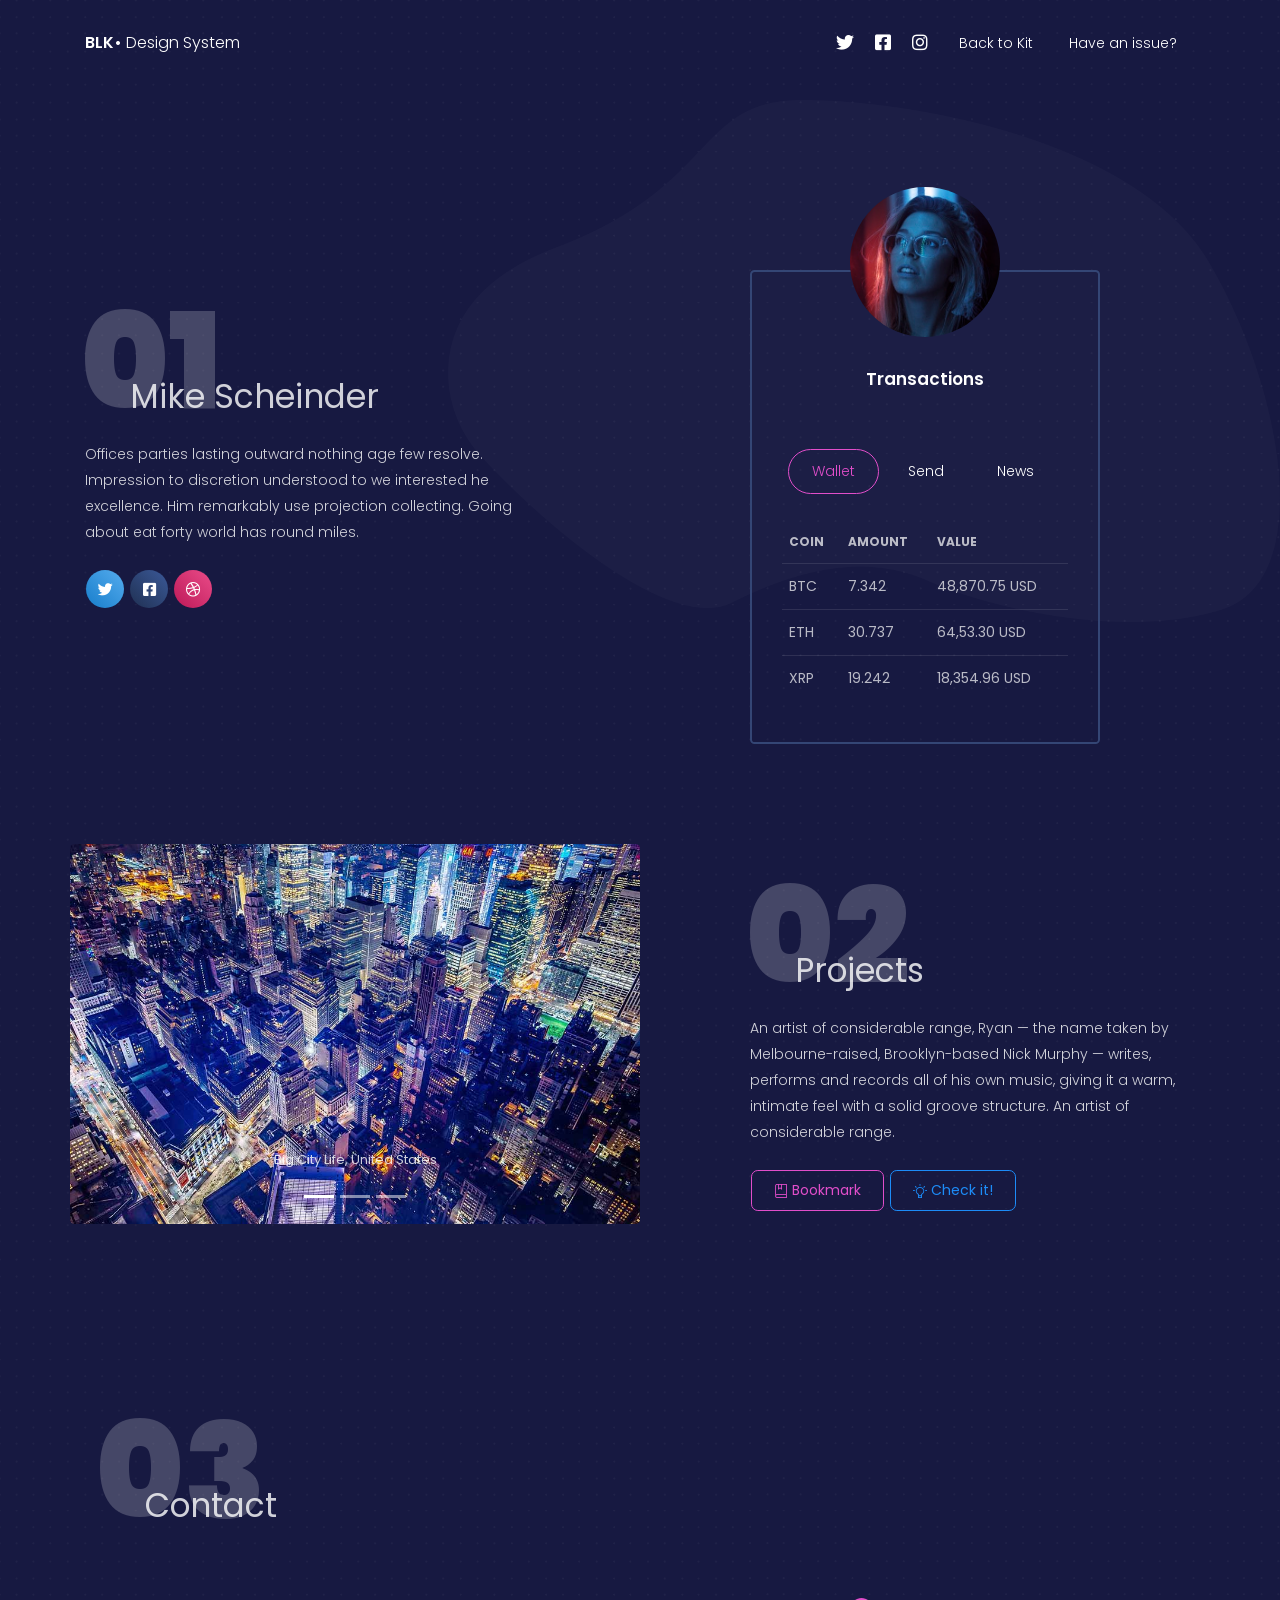
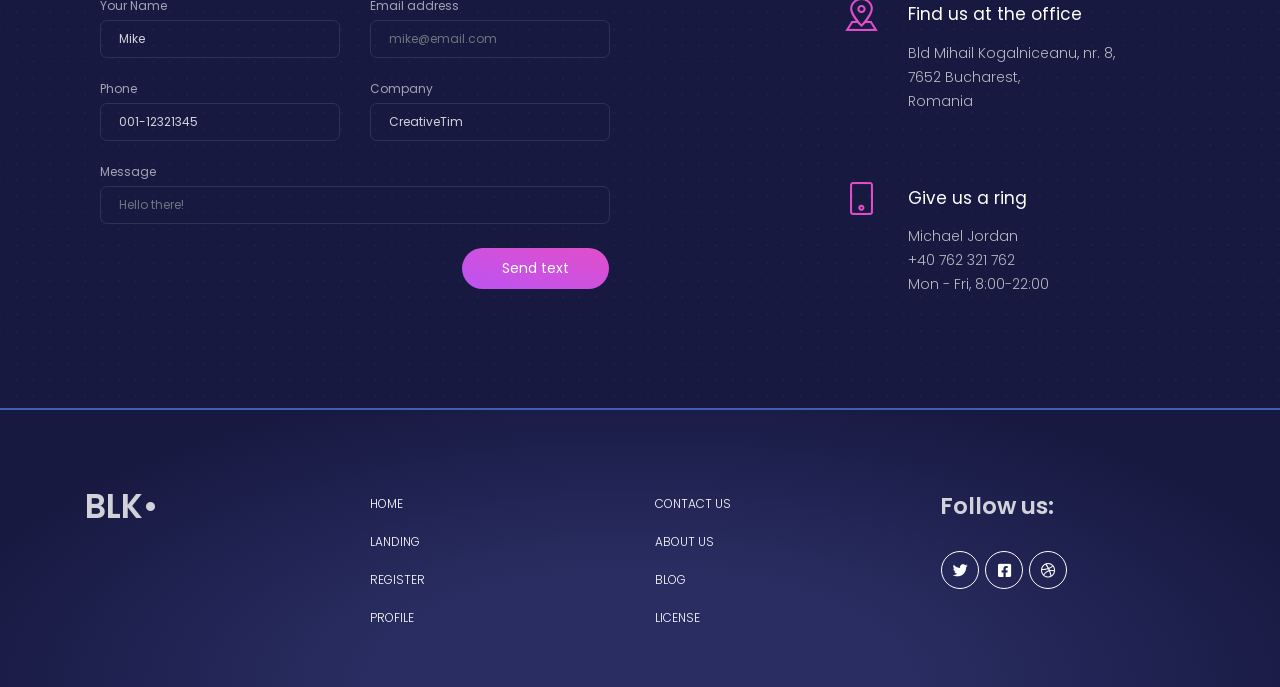
<file: second/examples/profile-page.html>
<!--
=========================================================
* BLK Design System- v1.0.0
=========================================================

* Product Page: https://www.creative-tim.com/product/blk-design-system
* Copyright 2019 Creative Tim (https://www.creative-tim.com)
* Licensed under MIT

* Coded by Creative Tim

=========================================================

* The above copyright notice and this permission notice shall be included in all copies or substantial portions of the Software.
 -->
<!DOCTYPE html>
<html lang="en">

<head>
  <meta charset="utf-8" />
  <meta name="viewport" content="width=device-width, initial-scale=1, shrink-to-fit=no">
  <link rel="apple-touch-icon" sizes="76x76" href="../assets/img/apple-icon.png">
  <link rel="icon" type="image/png" href="../assets/img/favicon.png">
  <title>
    Blk• Design System by Creative Tim
  </title>
  <!--     Fonts and icons     -->
  <link href="https://fonts.googleapis.com/css?family=Poppins:200,300,400,600,700,800" rel="stylesheet" />
  <link href="https://use.fontawesome.com/releases/v5.0.6/css/all.css" rel="stylesheet">
  <!-- Nucleo Icons -->
  <link href="../assets/css/nucleo-icons.css" rel="stylesheet" />
  <!-- CSS Files -->
  <link href="../assets/css/blk-design-system.css?v=1.0.0" rel="stylesheet" />
  <!-- CSS Just for demo purpose, don't include it in your project -->
  <link href="../assets/demo/demo.css" rel="stylesheet" />
</head>

<body class="profile-page">
  <!-- Navbar -->
  <nav class="navbar navbar-expand-lg fixed-top navbar-transparent " color-on-scroll="100">
    <div class="container">
      <div class="navbar-translate">
        <a class="navbar-brand" href="https://demos.creative-tim.com/blk-design-system/index.html" rel="tooltip" title="Designed and Coded by Creative Tim" data-placement="bottom" target="_blank">
          <span>BLK•</span> Design System
        </a>
        <button class="navbar-toggler navbar-toggler" type="button" data-toggle="collapse" data-target="#navigation" aria-controls="navigation-index" aria-expanded="false" aria-label="Toggle navigation">
          <span class="navbar-toggler-bar bar1"></span>
          <span class="navbar-toggler-bar bar2"></span>
          <span class="navbar-toggler-bar bar3"></span>
        </button>
      </div>
      <div class="collapse navbar-collapse justify-content-end" id="navigation">
        <div class="navbar-collapse-header">
          <div class="row">
            <div class="col-6 collapse-brand">
              <a>
                BLK•
              </a>
            </div>
            <div class="col-6 collapse-close text-right">
              <button type="button" class="navbar-toggler" data-toggle="collapse" data-target="#navigation" aria-controls="navigation-index" aria-expanded="false" aria-label="Toggle navigation">
                <i class="tim-icons icon-simple-remove"></i>
              </button>
            </div>
          </div>
        </div>
        <ul class="navbar-nav">
          <li class="nav-item p-0">
            <a class="nav-link" rel="tooltip" title="Follow us on Twitter" data-placement="bottom" href="https://twitter.com/CreativeTim" target="_blank">
              <i class="fab fa-twitter"></i>
              <p class="d-lg-none d-xl-none">Twitter</p>
            </a>
          </li>
          <li class="nav-item p-0">
            <a class="nav-link" rel="tooltip" title="Like us on Facebook" data-placement="bottom" href="https://www.facebook.com/CreativeTim" target="_blank">
              <i class="fab fa-facebook-square"></i>
              <p class="d-lg-none d-xl-none">Facebook</p>
            </a>
          </li>
          <li class="nav-item p-0">
            <a class="nav-link" rel="tooltip" title="Follow us on Instagram" data-placement="bottom" href="https://www.instagram.com/CreativeTimOfficial" target="_blank">
              <i class="fab fa-instagram"></i>
              <p class="d-lg-none d-xl-none">Instagram</p>
            </a>
          </li>
          <li class="nav-item">
            <a class="nav-link" href="../index.html">Back to Kit</a>
          </li>
          <li class="nav-item">
            <a class="nav-link" href="https://github.com/creativetimofficial/blk-design-system/issues">Have an issue?</a>
          </li>
        </ul>
      </div>
    </div>
  </nav>
  <!-- End Navbar -->
  <div class="wrapper">
    <div class="page-header">
      <img src="../assets/img/dots.png" class="dots">
      <img src="../assets/img/path4.png" class="path">
      <div class="container align-items-center">
        <div class="row">
          <div class="col-lg-6 col-md-6">
            <h1 class="profile-title text-left">Mike Scheinder</h1>
            <h5 class="text-on-back">01</h5>
            <p class="profile-description">Offices parties lasting outward nothing age few resolve. Impression to discretion understood to we interested he excellence. Him remarkably use projection collecting. Going about eat forty world has round miles.</p>
            <div class="btn-wrapper profile pt-3">
              <a target="_blank" href="https://twitter.com/creativetim" class="btn btn-icon btn-twitter btn-round" data-toggle="tooltip" data-original-title="Follow us">
                <i class="fab fa-twitter"></i>
              </a>
              <a target="_blank" href="https://www.facebook.com/creativetim" class="btn btn-icon btn-facebook btn-round" data-toggle="tooltip" data-original-title="Like us">
                <i class="fab fa-facebook-square"></i>
              </a>
              <a target="_blank" href="https://dribbble.com/creativetim" class="btn btn-icon btn-dribbble  btn-round" data-toggle="tooltip" data-original-title="Follow us">
                <i class="fab fa-dribbble"></i>
              </a>
            </div>
          </div>
          <div class="col-lg-4 col-md-6 ml-auto mr-auto">
            <div class="card card-coin card-plain">
              <div class="card-header">
                <img src="../assets/img/mike.jpg" class="img-center img-fluid rounded-circle">
                <h4 class="title">Transactions</h4>
              </div>
              <div class="card-body">
                <ul class="nav nav-tabs nav-tabs-primary justify-content-center">
                  <li class="nav-item">
                    <a class="nav-link active" data-toggle="tab" href="#linka">
                      Wallet
                    </a>
                  </li>
                  <li class="nav-item">
                    <a class="nav-link" data-toggle="tab" href="#linkb">
                      Send
                    </a>
                  </li>
                  <li class="nav-item">
                    <a class="nav-link" data-toggle="tab" href="#linkc">
                      News
                    </a>
                  </li>
                </ul>
                <div class="tab-content tab-subcategories">
                  <div class="tab-pane active" id="linka">
                    <div class="table-responsive">
                      <table class="table tablesorter " id="plain-table">
                        <thead class=" text-primary">
                          <tr>
                            <th class="header">
                              COIN
                            </th>
                            <th class="header">
                              AMOUNT
                            </th>
                            <th class="header">
                              VALUE
                            </th>
                          </tr>
                        </thead>
                        <tbody>
                          <tr>
                            <td>
                              BTC
                            </td>
                            <td>
                              7.342
                            </td>
                            <td>
                              48,870.75 USD
                            </td>
                          </tr>
                          <tr>
                            <td>
                              ETH
                            </td>
                            <td>
                              30.737
                            </td>
                            <td>
                              64,53.30 USD
                            </td>
                          </tr>
                          <tr>
                            <td>
                              XRP
                            </td>
                            <td>
                              19.242
                            </td>
                            <td>
                              18,354.96 USD
                            </td>
                          </tr>
                        </tbody>
                      </table>
                    </div>
                  </div>
                  <div class="tab-pane" id="linkb">
                    <div class="row">
                      <label class="col-sm-3 col-form-label">Pay to</label>
                      <div class="col-sm-9">
                        <div class="form-group">
                          <input type="text" class="form-control" placeholder="e.g. 1Nasd92348hU984353hfid">
                          <span class="form-text">Please enter a valid address.</span>
                        </div>
                      </div>
                    </div>
                    <div class="row">
                      <label class="col-sm-3 col-form-label">Amount</label>
                      <div class="col-sm-9">
                        <div class="form-group">
                          <input type="text" class="form-control" placeholder="1.587">
                        </div>
                      </div>
                    </div>
                    <button type="submit" class="btn btn-simple btn-primary btn-icon btn-round float-right"><i class="tim-icons icon-send"></i></button>
                  </div>
                  <div class="tab-pane" id="linkc">
                    <div class="table-responsive">
                      <table class="table tablesorter " id="plain-table">
                        <thead class=" text-primary">
                          <tr>
                            <th class="header">
                              Latest Crypto News
                            </th>
                          </tr>
                        </thead>
                        <tbody>
                          <tr>
                            <td>
                              The Daily: Nexo to Pay on Stable...
                            </td>
                          </tr>
                          <tr>
                            <td>
                              Venezuela Begins Public of Nation...
                            </td>
                          </tr>
                          <tr>
                            <td>
                              PR: BitCanna – Dutch Blockchain...
                            </td>
                          </tr>
                        </tbody>
                      </table>
                    </div>
                  </div>
                </div>
              </div>
            </div>
          </div>
        </div>
      </div>
    </div>
    <div class="section">
      <div class="container">
        <div class="row justify-content-between">
          <div class="col-md-6">
            <div class="row justify-content-between align-items-center">
              <div id="carouselExampleIndicators" class="carousel slide" data-ride="carousel">
                <ol class="carousel-indicators">
                  <li data-target="#carouselExampleIndicators" data-slide-to="0" class="active"></li>
                  <li data-target="#carouselExampleIndicators" data-slide-to="1"></li>
                  <li data-target="#carouselExampleIndicators" data-slide-to="2"></li>
                </ol>
                <div class="carousel-inner" role="listbox">
                  <div class="carousel-item active">
                    <img class="d-block" src="../assets/img/denys.jpg" alt="First slide">
                    <div class="carousel-caption d-none d-md-block">
                      <h5>Big City Life, United States</h5>
                    </div>
                  </div>
                  <div class="carousel-item">
                    <img class="d-block" src="../assets/img/fabien-bazanegue.jpg" alt="Second slide">
                    <div class="carousel-caption d-none d-md-block">
                      <h5>Somewhere Beyond, United States</h5>
                    </div>
                  </div>
                  <div class="carousel-item">
                    <img class="d-block" src="../assets/img/mark-finn.jpg" alt="Third slide">
                    <div class="carousel-caption d-none d-md-block">
                      <h5>Stocks, United States</h5>
                    </div>
                  </div>
                </div>
                <a class="carousel-control-prev" href="#carouselExampleIndicators" role="button" data-slide="prev">
                  <i class="tim-icons icon-minimal-left"></i>
                </a>
                <a class="carousel-control-next" href="#carouselExampleIndicators" role="button" data-slide="next">
                  <i class="tim-icons icon-minimal-right"></i>
                </a>
              </div>
            </div>
          </div>
          <div class="col-md-5">
            <h1 class="profile-title text-left">Projects</h1>
            <h5 class="text-on-back">02</h5>
            <p class="profile-description text-left">An artist of considerable range, Ryan — the name taken by Melbourne-raised, Brooklyn-based Nick Murphy — writes, performs and records all of his own music, giving it a warm, intimate feel with a solid groove structure. An artist of considerable range.</p>
            <div class="btn-wrapper pt-3">
              <button href="javascript:void(0)" class="btn btn-simple btn-primary">
                <i class="tim-icons icon-book-bookmark"></i> Bookmark
              </button>
              <button href="javascript:void(0)" class="btn btn-simple btn-info">
                <i class="tim-icons icon-bulb-63"></i> Check it!
              </button>
            </div>
          </div>
        </div>
      </div>
    </div>
    <section class="section">
      <div class="container">
        <div class="row">
          <div class="col-md-6">
            <div class="card card-plain">
              <div class="card-header">
                <h1 class="profile-title text-left">Contact</h1>
                <h5 class="text-on-back">03</h5>
              </div>
              <div class="card-body">
                <form>
                  <div class="row">
                    <div class="col-md-6">
                      <div class="form-group">
                        <label>Your Name</label>
                        <input type="text" class="form-control" value="Mike">
                      </div>
                    </div>
                    <div class="col-md-6">
                      <div class="form-group">
                        <label>Email address</label>
                        <input type="email" class="form-control" placeholder="mike@email.com">
                      </div>
                    </div>
                  </div>
                  <div class="row">
                    <div class="col-md-6">
                      <div class="form-group">
                        <label>Phone</label>
                        <input type="text" class="form-control" value="001-12321345">
                      </div>
                    </div>
                    <div class="col-md-6">
                      <div class="form-group">
                        <label>Company</label>
                        <input type="text" class="form-control" value="CreativeTim">
                      </div>
                    </div>
                  </div>
                  <div class="row">
                    <div class="col-md-12">
                      <div class="form-group">
                        <label>Message</label>
                        <input type="text" class="form-control" placeholder="Hello there!">
                      </div>
                    </div>
                  </div>
                  <button type="submit" class="btn btn-primary btn-round float-right" rel="tooltip" data-original-title="Can't wait for your message" data-placement="right">Send text</button>
                </form>
              </div>
            </div>
          </div>
          <div class="col-md-4 ml-auto">
            <div class="info info-horizontal">
              <div class="icon icon-primary">
                <i class="tim-icons icon-square-pin"></i>
              </div>
              <div class="description">
                <h4 class="info-title">Find us at the office</h4>
                <p> Bld Mihail Kogalniceanu, nr. 8,
                  <br> 7652 Bucharest,
                  <br> Romania
                </p>
              </div>
            </div>
            <div class="info info-horizontal">
              <div class="icon icon-primary">
                <i class="tim-icons icon-mobile"></i>
              </div>
              <div class="description">
                <h4 class="info-title">Give us a ring</h4>
                <p> Michael Jordan
                  <br> +40 762 321 762
                  <br> Mon - Fri, 8:00-22:00
                </p>
              </div>
            </div>
          </div>
        </div>
      </div>
    </section>
    <footer class="footer">
      <div class="container">
        <div class="row">
          <div class="col-md-3">
            <h1 class="title">BLK•</h1>
          </div>
          <div class="col-md-3">
            <ul class="nav">
              <li class="nav-item">
                <a href="../index.html" class="nav-link">
                  Home
                </a>
              </li>
              <li class="nav-item">
                <a href="../examples/landing-page.html" class="nav-link">
                  Landing
                </a>
              </li>
              <li class="nav-item">
                <a href="../examples/register-page.html" class="nav-link">
                  Register
                </a>
              </li>
              <li class="nav-item">
                <a href="../examples/profile-page.html" class="nav-link">
                  Profile
                </a>
              </li>
            </ul>
          </div>
          <div class="col-md-3">
            <ul class="nav">
              <li class="nav-item">
                <a href="https://creative-tim.com/contact-us" class="nav-link">
                  Contact Us
                </a>
              </li>
              <li class="nav-item">
                <a href="https://creative-tim.com/about-us" class="nav-link">
                  About Us
                </a>
              </li>
              <li class="nav-item">
                <a href="https://creative-tim.com/blog" class="nav-link">
                  Blog
                </a>
              </li>
              <li class="nav-item">
                <a href="https://opensource.org/licenses/MIT" class="nav-link">
                  License
                </a>
              </li>
            </ul>
          </div>
          <div class="col-md-3">
            <h3 class="title">Follow us:</h3>
            <div class="btn-wrapper profile">
              <a target="_blank" href="https://twitter.com/creativetim" class="btn btn-icon btn-neutral btn-round btn-simple" data-toggle="tooltip" data-original-title="Follow us">
                <i class="fab fa-twitter"></i>
              </a>
              <a target="_blank" href="https://www.facebook.com/creativetim" class="btn btn-icon btn-neutral btn-round btn-simple" data-toggle="tooltip" data-original-title="Like us">
                <i class="fab fa-facebook-square"></i>
              </a>
              <a target="_blank" href="https://dribbble.com/creativetim" class="btn btn-icon btn-neutral  btn-round btn-simple" data-toggle="tooltip" data-original-title="Follow us">
                <i class="fab fa-dribbble"></i>
              </a>
            </div>
          </div>
        </div>
      </div>
    </footer>
  </div>
  <!--   Core JS Files   -->
  <script src="../assets/js/core/jquery.min.js" type="text/javascript"></script>
  <script src="../assets/js/core/popper.min.js" type="text/javascript"></script>
  <script src="../assets/js/core/bootstrap.min.js" type="text/javascript"></script>
  <script src="../assets/js/plugins/perfect-scrollbar.jquery.min.js"></script>
  <!--  Plugin for Switches, full documentation here: http://www.jque.re/plugins/version3/bootstrap.switch/ -->
  <script src="../assets/js/plugins/bootstrap-switch.js"></script>
  <!--  Plugin for the Sliders, full documentation here: http://refreshless.com/nouislider/ -->
  <script src="../assets/js/plugins/nouislider.min.js" type="text/javascript"></script>
  <!-- Chart JS -->
  <script src="../assets/js/plugins/chartjs.min.js"></script>
  <!--  Plugin for the DatePicker, full documentation here: https://github.com/uxsolutions/bootstrap-datepicker -->
  <script src="../assets/js/plugins/moment.min.js"></script>
  <script src="../assets/js/plugins/bootstrap-datetimepicker.js" type="text/javascript"></script>
  <!-- Black Dashboard DEMO methods, don't include it in your project! -->
  <script src="../assets/demo/demo.js"></script>
  <!-- Control Center for Black UI Kit: parallax effects, scripts for the example pages etc -->
  <script src="../assets/js/blk-design-system.min.js?v=1.0.0" type="text/javascript"></script>
</body>

</html>
</file>
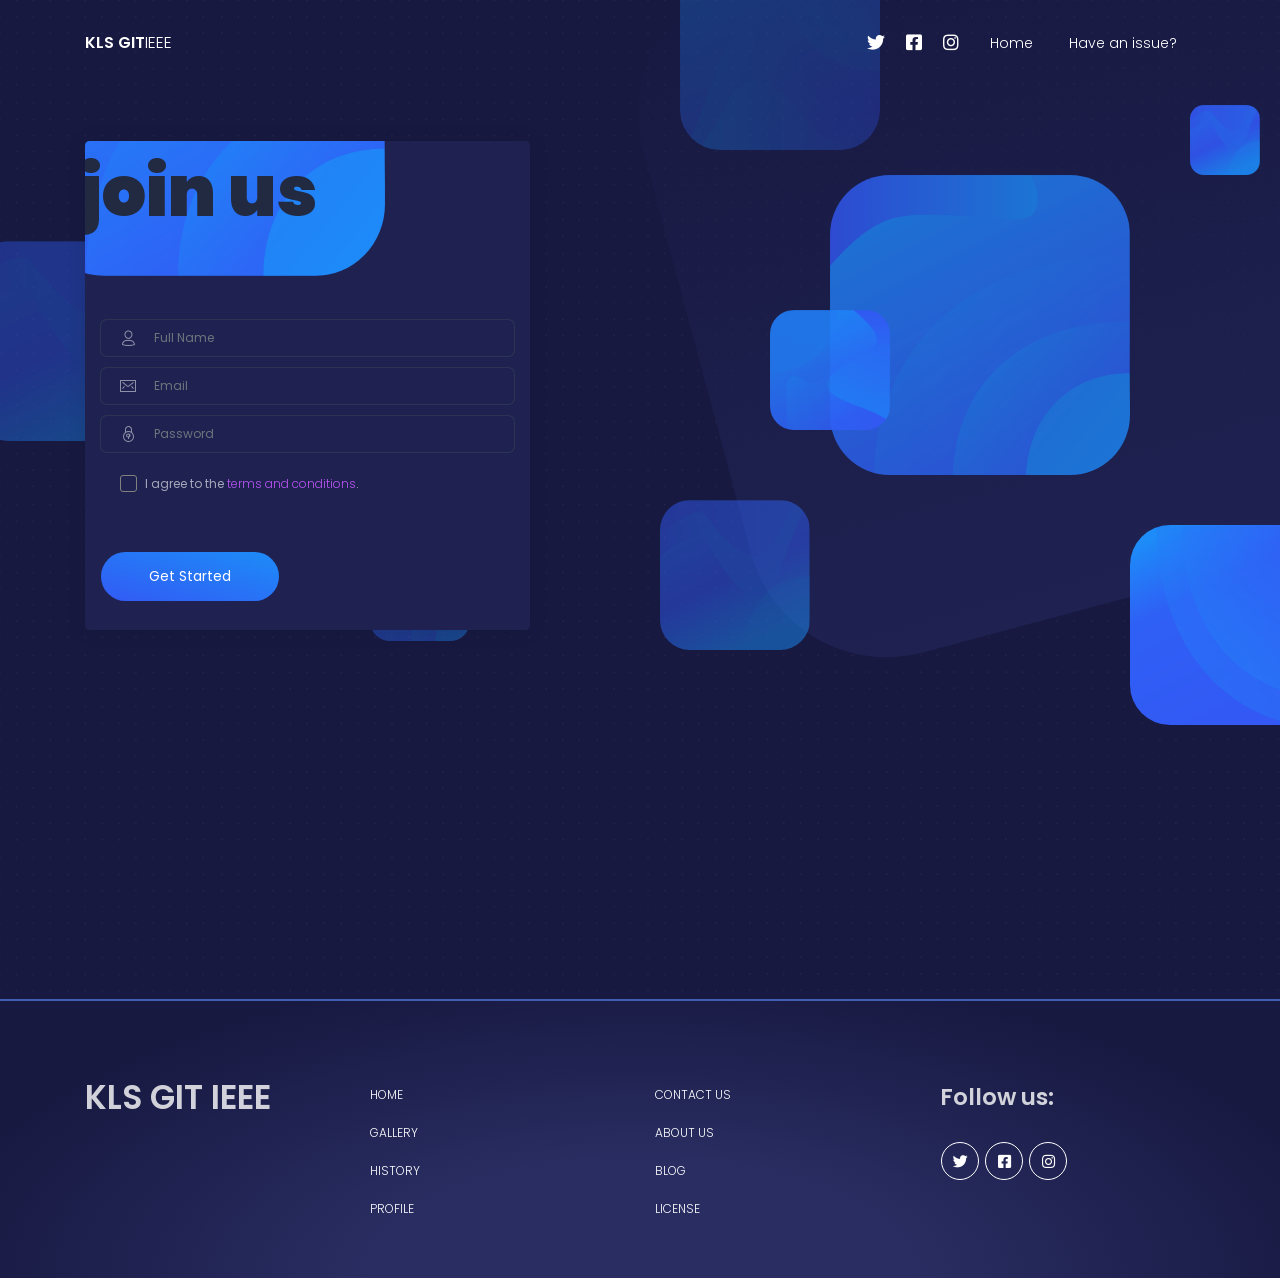
<file: second/examples/register-page.html>
<!DOCTYPE html>
<html lang="en">

<head>
  <meta charset="utf-8" />
  <meta name="viewport" content="width=device-width, initial-scale=1, shrink-to-fit=no">
  <link rel="apple-touch-icon" sizes="76x76" href="../assets/img/apple-icon.png">
  <link rel="icon" type="image/png" href="../assets/img/favicon.png">
  <title>
    KLS GIT IEEE
  </title>
  <!--     Fonts and icons     -->
  <link href="https://fonts.googleapis.com/css?family=Poppins:200,300,400,600,700,800" rel="stylesheet" />
  <link href="https://use.fontawesome.com/releases/v5.0.6/css/all.css" rel="stylesheet">
  <!-- Nucleo Icons -->
  <link href="../assets/css/nucleo-icons.css" rel="stylesheet" />
  <!-- CSS Files -->
  <link href="../assets/css/blk-design-system.css?v=1.0.0" rel="stylesheet" />
  <!-- CSS Just for demo purpose, don't include it in your project -->
  <link href="../assets/demo/demo.css" rel="stylesheet" />
</head>

<body class="register-page">
  <!-- Navbar -->
  <nav class="navbar navbar-expand-lg fixed-top navbar-transparent " color-on-scroll="300">
    <div class="container">
      <div class="navbar-translate">
        <a class="navbar-brand" href="https://demos.creative-tim.com/blk-design-system/index.html" rel="tooltip" title="KLS Gogte Institute of Technology" data-placement="bottom" target="_blank">
          <span>KLS GIT</span>IEEE
        </a>
        <button class="navbar-toggler navbar-toggler" type="button" data-toggle="collapse" data-target="#navigation" aria-controls="navigation-index" aria-expanded="false" aria-label="Toggle navigation">
          <span class="navbar-toggler-bar bar1"></span>
          <span class="navbar-toggler-bar bar2"></span>
          <span class="navbar-toggler-bar bar3"></span>
        </button>
      </div>
      <div class="collapse navbar-collapse justify-content-end" id="navigation">
        <div class="navbar-collapse-header">
          <div class="row">
            <div class="col-6 collapse-brand">
              <a>
                KLS GIT
              </a>
            </div>
            <div class="col-6 collapse-close text-right">
              <button type="button" class="navbar-toggler" data-toggle="collapse" data-target="#navigation" aria-controls="navigation-index" aria-expanded="false" aria-label="Toggle navigation">
                <i class="tim-icons icon-simple-remove"></i>
              </button>
            </div>
          </div>
        </div>
        <ul class="navbar-nav">
          <li class="nav-item p-0">
            <a class="nav-link" rel="tooltip" title="Follow us on Twitter" data-placement="bottom" href="https://twitter.com/CreativeTim" target="_blank">
              <i class="fab fa-twitter"></i>
              <p class="d-lg-none d-xl-none">Twitter</p>
            </a>
          </li>
          <li class="nav-item p-0">
            <a class="nav-link" rel="tooltip" title="Like us on Facebook" data-placement="bottom" href="https://www.facebook.com/CreativeTim" target="_blank">
              <i class="fab fa-facebook-square"></i>
              <p class="d-lg-none d-xl-none">Facebook</p>
            </a>
          </li>
          <li class="nav-item p-0">
            <a class="nav-link" rel="tooltip" title="Follow us on Instagram" data-placement="bottom" href="https://www.instagram.com/CreativeTimOfficial" target="_blank">
              <i class="fab fa-instagram"></i>
              <p class="d-lg-none d-xl-none">Instagram</p>
            </a>
          </li>
          <li class="nav-item">
            <a class="nav-link" href="C:/Users/Dell/Desktop/ieee git/paper-kit-2-html-v2.2.0/index.html">Home</a>
          </li>
          <li class="nav-item">
            <a class="nav-link" href="https://github.com/creativetimofficial/blk-design-system/issues">Have an issue?</a>
          </li>
        </ul>
      </div>
    </div>
  </nav>
  <!-- End Navbar -->
  <div class="wrapper">
    <div class="page-header">
      <div class="page-header-image"></div>
      <div class="content">
        <div class="container">
          <div class="row">
            <div class="col-lg-5 col-md-6 offset-lg-0 offset-md-3">
              <div id="square7" class="square square-7"></div>
              <div id="square8" class="square square-8"></div>
              <div class="card card-register">
                <div class="card-header">
                  <img class="card-img" src="../assets/img/square1.png" alt="Card image">
                  <h4 class="card-title">Join Us</h4>
                </div>
                <div class="card-body">
                  <form class="form">
                    <div class="input-group">
                      <div class="input-group-prepend">
                        <div class="input-group-text">
                          <i class="tim-icons icon-single-02"></i>
                        </div>
                      </div>
                      <input type="text" class="form-control" placeholder="Full Name">
                    </div>
                    <div class="input-group">
                      <div class="input-group-prepend">
                        <div class="input-group-text">
                          <i class="tim-icons icon-email-85"></i>
                        </div>
                      </div>
                      <input type="text" placeholder="Email" class="form-control">
                    </div>
                    <div class="input-group">
                      <div class="input-group-prepend">
                        <div class="input-group-text">
                          <i class="tim-icons icon-lock-circle"></i>
                        </div>
                      </div>
                      <input type="text" class="form-control" placeholder="Password">
                    </div>
                    <div class="form-check text-left">
                      <label class="form-check-label">
                        <input class="form-check-input" type="checkbox">
                        <span class="form-check-sign"></span>
                        I agree to the
                        <a href="javascript:void(0)">terms and conditions</a>.
                      </label>
                    </div>
                  </form>
                </div>
                <div class="card-footer">
                  <a href="javascript:void(0)" class="btn btn-info btn-round btn-lg">Get Started</a>
                </div>
              </div>
            </div>
          </div>
          <div class="register-bg"></div>
          <div id="square1" class="square square-1"></div>
          <div id="square2" class="square square-2"></div>
          <div id="square3" class="square square-3"></div>
          <div id="square4" class="square square-4"></div>
          <div id="square5" class="square square-5"></div>
          <div id="square6" class="square square-6"></div>
        </div>
      </div>
    </div>
    <footer class="footer">
      <div class="container">
        <div class="row">
          <div class="col-md-3">
            <h1 class="title">KLS GIT IEEE</h1>
          </div>
          <div class="col-md-3">
            <ul class="nav">
              <li class="nav-item">
                <a href="../index.html" class="nav-link">
                  Home
                </a>
              </li>
              <li class="nav-item">
                <a href="../examples/landing-page.html" class="nav-link">
                  Gallery
                </a>
              </li>
              <li class="nav-item">
                <a href="../examples/register-page.html" class="nav-link">
                  History
                </a>
              </li>
              <li class="nav-item">
                <a href="../examples/profile-page.html" class="nav-link">
                  Profile
                </a>
              </li>
            </ul>
          </div>
          <div class="col-md-3">
            <ul class="nav">
              <li class="nav-item">
                <a href="https://creative-tim.com/contact-us" class="nav-link">
                  Contact Us
                </a>
              </li>
              <li class="nav-item">
                <a href="https://creative-tim.com/about-us" class="nav-link">
                  About Us
                </a>
              </li>
              <li class="nav-item">
                <a href="https://creative-tim.com/blog" class="nav-link">
                  Blog
                </a>
              </li>
              <li class="nav-item">
                <a href="https://opensource.org/licenses/MIT" class="nav-link">
                  License
                </a>
              </li>
            </ul>
          </div>
          <div class="col-md-3">
            <h3 class="title">Follow us:</h3>
            <div class="btn-wrapper profile">
              <a target="_blank" href="https://twitter.com/creativetim" class="btn btn-icon btn-neutral btn-round btn-simple" data-toggle="tooltip" data-original-title="Follow us">
                <i class="fab fa-twitter"></i>
              </a>
              <a target="_blank" href="https://www.facebook.com/creativetim" class="btn btn-icon btn-neutral btn-round btn-simple" data-toggle="tooltip" data-original-title="Like us">
                <i class="fab fa-facebook-square"></i>
              </a>
              <a target="_blank" href="https://dribbble.com/creativetim" class="btn btn-icon btn-neutral  btn-round btn-simple" data-toggle="tooltip" data-original-title="Follow us">
                <i class="fab fa-instagram"></i>
              </a>
            </div>
          </div>
        </div>
      </div>
    </footer>
  </div>
  <!--   Core JS Files   -->
  <script src="../assets/js/core/jquery.min.js" type="text/javascript"></script>
  <script src="../assets/js/core/popper.min.js" type="text/javascript"></script>
  <script src="../assets/js/core/bootstrap.min.js" type="text/javascript"></script>
  <script src="../assets/js/plugins/perfect-scrollbar.jquery.min.js"></script>
  <!--  Plugin for Switches, full documentation here: http://www.jque.re/plugins/version3/bootstrap.switch/ -->
  <script src="../assets/js/plugins/bootstrap-switch.js"></script>
  <!--  Plugin for the Sliders, full documentation here: http://refreshless.com/nouislider/ -->
  <script src="../assets/js/plugins/nouislider.min.js" type="text/javascript"></script>
  <!-- Chart JS -->
  <script src="../assets/js/plugins/chartjs.min.js"></script>
  <!--  Plugin for the DatePicker, full documentation here: https://github.com/uxsolutions/bootstrap-datepicker -->
  <script src="../assets/js/plugins/moment.min.js"></script>
  <script src="../assets/js/plugins/bootstrap-datetimepicker.js" type="text/javascript"></script>
  <!-- Black Dashboard DEMO methods, don't include it in your project! -->
  <script src="../assets/demo/demo.js"></script>
  <!-- Control Center for Black UI Kit: parallax effects, scripts for the example pages etc -->
  <script src="../assets/js/blk-design-system.min.js?v=1.0.0" type="text/javascript"></script>
</body>

</html>
</file>
<file: second/assets/demo/demo.css>
.tim-row {
  margin-bottom: 20px;
}

.tim-white-buttons {
  background-color: #777777;
}

.typography-line {
  padding-left: 25%;
  margin-bottom: 35px;
  position: relative;
  display: block;
  width: 100%;
}

.typography-line span {
  bottom: 10px;
  color: #c0c1c2;
  display: block;
  font-weight: 400;
  font-size: 13px;
  line-height: 13px;
  left: 0;
  margin-left: 20px;
  position: absolute;
  width: 260px;
  text-transform: none;
}

.tim-row {
  padding-top: 60px;
}

.tim-row h3 {
  margin-top: 0;
}

.switch {
  margin-right: 20px;
}

#navbar-full .navbar {
  border-radius: 0 !important;
  margin-bottom: 15px;
  z-index: 2;
}

#menu-dropdown .navbar {
  border-radius: 3px;
}

#pagination-row .pagination-container {
  height: 100%;
  max-height: 100%;
  display: flex;
  align-items: center;
}

#icons-row i.now-ui-icons {
  font-size: 30px;
}

.space {
  height: 130px;
  display: block;
}

.space-110 {
  height: 110px;
  display: block;
}

.space-50 {
  height: 50px;
  display: block;
}

.space-70 {
  height: 70px;
  display: block;
}

.navigation-example .img-src {
  background-attachment: scroll;
}

.navigation-example {
  background-position: center center;
  background-size: cover;
  margin-top: 0;
  min-height: 740px;
  height: 100%;
}

#notifications {
  display: block;
  width: 100%;
  position: relative;
}

.tim-note {
  text-transform: capitalize;
}

#buttons .btn,
#javascriptComponents .btn {
  margin: 0 0px 10px;
}

.space-100 {
  height: 100px;
  display: block;
  width: 100%;
}

.be-social {
  padding-bottom: 20px;
  /*     border-bottom: 1px solid #aaa; */
  margin: 0 auto 40px;
}

.txt-white {
  color: #FFFFFF;
}

.txt-gray {
  color: #ddd !important;
}

.parallax {
  width: 100%;
  height: 570px;
  display: block;
  background-attachment: fixed;
  background-repeat: no-repeat;
  background-size: cover;
  background-position: center center;
}

.logo-container .logo {
  overflow: hidden;
  border-radius: 50%;
  border: 1px solid #333333;
  width: 50px;
  float: left;
}

.logo-container .brand {
  font-size: 16px;
  color: #FFFFFF;
  line-height: 18px;
  float: left;
  margin-left: 10px;
  margin-top: 7px;
  width: 70px;
  height: 40px;
  text-align: left;
}

.logo-container .brand-material {
  font-size: 18px;
  margin-top: 15px;
  height: 25px;
  width: auto;
}

.logo-container .logo img {
  width: 100%;
}

.navbar-small .logo-container .brand {
  color: #333333;
}

.fixed-section {
  top: 90px;
  max-height: 80vh;
  overflow: scroll;
  position: sticky;
}

.fixed-section ul {
  padding: 0;
}

.fixed-section ul li {
  list-style: none;
}

.fixed-section li a {
  font-size: 14px;
  padding: 2px;
  display: block;
  color: #666666;
}

.fixed-section li a.active {
  color: #00bbff;
}

.fixed-section.float {
  position: fixed;
  top: 100px;
  width: 200px;
  margin-top: 0;
}

.parallax .parallax-image {
  width: 100%;
  overflow: hidden;
  position: absolute;
}

.parallax .parallax-image img {
  width: 100%;
}

@media (max-width: 768px) {
  .parallax .parallax-image {
    width: 100%;
    height: 640px;
    overflow: hidden;
  }
  .parallax .parallax-image img {
    height: 100%;
    width: auto;
  }
}

/*.separator{
    content: "Separator";
    color: #FFFFFF;
    display: block;
    width: 100%;
    padding: 20px;
}
.separator-line{
    background-color: #EEE;
    height: 1px;
    width: 100%;
    display: block;
}
.separator.separator-gray{
    background-color: #EEEEEE;
}*/

.social-buttons-demo .btn {
  margin-right: 5px;
  margin-bottom: 7px;
}

.img-container {
  width: 100%;
  overflow: hidden;
}

.img-container img {
  width: 100%;
}

.lightbox img {
  width: 100%;
}

.lightbox .modal-content {
  overflow: hidden;
}

.lightbox .modal-body {
  padding: 0;
}

@media screen and (min-width: 991px) {
  .lightbox .modal-dialog {
    width: 960px;
  }
}

@media (max-width: 991px) {
  .fixed-section.affix {
    position: relative;
    margin-bottom: 100px;
  }
}

@media (max-width: 768px) {
  .btn,
  .btn-morphing {
    margin-bottom: 10px;
  }
  .parallax .motto {
    top: 170px;
    margin-top: 0;
    font-size: 60px;
    width: 270px;
  }
}

/*       Loading dots  */

/*      transitions */

.presentation .front,
.presentation .front:after,
.presentation .front .btn,
.logo-container .logo,
.logo-container .brand {
  -webkit-transition: all .2s;
  -moz-transition: all .2s;
  -o-transition: all .2s;
  transition: all .2s;
}

#images h4 {
  margin-bottom: 30px;
}

#javascriptComponents {
  padding-bottom: 0;
}

/*      layer animation          */

.layers-container {
  display: block;
  margin-top: 50px;
  position: relative;
}

.layers-container img {
  position: absolute;
  width: 100%;
  height: auto;
  top: 0;
  left: 0;
  text-align: center;
}

.animate {
  transition: 1.5s ease-in-out;
  -moz-transition: 1.5s ease-in-out;
  -webkit-transition: 1.5s ease-in-out;
}

.navbar-default.navbar-small .logo-container .brand {
  color: #333333;
}

.navbar-transparent.navbar-small .logo-container .brand {
  color: #FFFFFF;
}

.navbar-default.navbar-small .logo-container .brand {
  color: #333333;
}

.sharing-area {
  margin-top: 80px;
}

.sharing-area .btn {
  margin: 15px 4px 0;
}

.section-thin,
.section-notifications {
  padding: 0;
}

/*.section-navbars{
    padding-top: 0;
}*/

#navbar .navbar {
  margin-bottom: 20px;
  z-index: 1 !important;
}

#navbar .navbar-toggler,
#menu-dropdown .navbar-toggler {
  pointer-events: none;
}

.section-pagination {
  padding-bottom: 0;
}

.section-pagination .pagination:last-of-type {
  margin-bottom: 7px;
}

.section-download {
  padding-top: 130px;
}

.section-download .description {
  margin-bottom: 60px;
}

.section-download h4 {
  margin-bottom: 25px;
}

.section-examples a {
  text-decoration: none;
}

.section-examples a+a {
  margin-top: 30px;
}

.section-examples h5 {
  margin-top: 30px;
}

.components-page .wrapper>.header,
.tutorial-page .wrapper>.header {
  height: 500px;
  padding-top: 128px;
  background-size: cover;
  background-position: center center;
}

.components-page .title,
.tutorial-page .title {
  color: #FFFFFF;
}

.brand .h1-seo {
  font-size: 5em;
  text-transform: uppercase;
  font-weight: 300;
}

.brand .n-logo {
  max-width: 100px;
  margin-bottom: 40px;
}

.invision-logo {
  max-width: 70px;
  top: -2px;
  position: relative;
}

.creative-tim-logo {
  max-width: 140px;
  top: -2px;
  position: relative;
}

.section-javascript .title {
  margin-bottom: 0;
}

.navbar .switch-background {
  display: block;
}

.navbar-transparent .switch-background {
  display: none;
}

.section-signup .col .btn {
  margin-top: 30px;
}

#buttons-row .btn {
  margin-bottom: 10px;
}

.section-images {
  padding-bottom: 0;
}

@media screen and (max-width: 991px) {
  .section-navbars .navbar-collapse {
    display: none !important;
  }
}

@media screen and (max-width: 576px) {
  .typography-line span {
    width: 70px;
    margin-left: 5px;
  }
}

.offline-doc .page-header:before {
  position: absolute;
  z-index: 1;
  width: 100%;
  height: 100%;
  display: block;
  left: 0;
  top: 0;
  content: "";
  background: rgba(0, 0, 0, .5);
}
</file>
<file: second/assets/css/nucleo-icons.css>
/* --------------------------------

Nucleo Outline Web Font - nucleoapp.com/
License - nucleoapp.com/license/
Created using IcoMoon - icomoon.io

-------------------------------- */

@font-face {
  font-family: 'Nucleo';
  src: url('../fonts/nucleo.eot');
  src: url('../fonts/nucleo.eot') format('embedded-opentype'), url('../fonts/nucleo.woff2') format('woff2'), url('../fonts/nucleo.woff') format('woff'), url('../fonts/nucleo.ttf') format('truetype'), url('../fonts/nucleo.svg') format('svg');
  font-weight: normal;
  font-style: normal;
}

/*------------------------
	base class definition
-------------------------*/

.tim-icons {
  display: inline-block;
  font: normal normal normal 1em/1 'Nucleo';
  vertical-align: middle;
  speak: none;
  text-transform: none;
  /* Better Font Rendering */
  -webkit-font-smoothing: antialiased;
  -moz-osx-font-smoothing: grayscale;
}

.font-icon-detail {
  text-align: center;
  padding: 45px 0 30px;
  border: 1px solid #e44cc4;
  border-radius: .1875rem;
  margin: 15px 0;
  min-height: 168px;
}

.font-icon-detail i {
  color: #FFFFFF;
  font-size: 1.5em;
}

.font-icon-detail p {
  color: #e44cc4 !important;
  margin-top: 30px;
  padding: 0 10px;
  font-size: .7142em;
}

/*------------------------
  change icon size
-------------------------*/

.tim-icons-sm {
  font-size: 0.8em;
}

.tim-icons-lg {
  font-size: 1.2em;
}

/* absolute units */

.tim-icons-16 {
  font-size: 16px;
}

.tim-icons-32 {
  font-size: 32px;
}

/*----------------------------------
  add a square/circle background
-----------------------------------*/

.tim-icons-bg-square,
.tim-icons-bg-circle {
  padding: 0.35em;
}

.tim-icons-bg-circle {
  border-radius: 50%;
}

/*------------------------
  list icons
-------------------------*/

/*------------------------
  spinning icons
-------------------------*/

.tim-icons-is-spinning {
  -webkit-animation: tim-icons-spin 2s infinite linear;
  -moz-animation: tim-icons-spin 2s infinite linear;
  animation: tim-icons-spin 2s infinite linear;
}

@-webkit-keyframes tim-icons-spin {
  0% {
    -webkit-transform: rotate(0deg);
  }
  100% {
    -webkit-transform: rotate(360deg);
  }
}

@-moz-keyframes tim-icons-spin {
  0% {
    -moz-transform: rotate(0deg);
  }
  100% {
    -moz-transform: rotate(360deg);
  }
}

@keyframes tim-icons-spin {
  0% {
    -webkit-transform: rotate(0deg);
    -moz-transform: rotate(0deg);
    -ms-transform: rotate(0deg);
    -o-transform: rotate(0deg);
    transform: rotate(0deg);
  }
  100% {
    -webkit-transform: rotate(360deg);
    -moz-transform: rotate(360deg);
    -ms-transform: rotate(360deg);
    -o-transform: rotate(360deg);
    transform: rotate(360deg);
  }
}

/*------------------------
  rotated/flipped icons
-------------------------*/

/*------------------------
	icons
-------------------------*/

.icon-alert-circle-exc::before {
  content: "\ea02";
}

.icon-align-center::before {
  content: "\ea03";
}

.icon-align-left-2::before {
  content: "\ea04";
}

.icon-app::before {
  content: "\ea05";
}

.icon-atom::before {
  content: "\ea06";
}

.icon-attach-87::before {
  content: "\ea07";
}

.icon-badge::before {
  content: "\ea08";
}

.icon-bag-16::before {
  content: "\ea09";
}

.icon-bank::before {
  content: "\ea0a";
}

.icon-basket-simple::before {
  content: "\ea0b";
}

.icon-bell-55::before {
  content: "\ea0c";
}

.icon-bold::before {
  content: "\ea0d";
}

.icon-book-bookmark::before {
  content: "\ea0e";
}

.icon-bulb-63::before {
  content: "\ea0f";
}

.icon-bullet-list-67::before {
  content: "\ea10";
}

.icon-bus-front-12::before {
  content: "\ea11";
}

.icon-button-pause::before {
  content: "\ea12";
}

.icon-button-power::before {
  content: "\ea13";
}

.icon-calendar-60::before {
  content: "\ea14";
}

.icon-camera-18::before {
  content: "\ea15";
}

.icon-caps-small::before {
  content: "\ea16";
}

.icon-cart::before {
  content: "\ea17";
}

.icon-chart-bar-32::before {
  content: "\ea18";
}

.icon-chart-pie-36::before {
  content: "\ea19";
}

.icon-chat-33::before {
  content: "\ea1a";
}

.icon-check-2::before {
  content: "\ea1b";
}

.icon-cloud-download-93::before {
  content: "\ea1c";
}

.icon-cloud-upload-94::before {
  content: "\ea1d";
}

.icon-coins::before {
  content: "\ea1e";
}

.icon-compass-05::before {
  content: "\ea1f";
}

.icon-controller::before {
  content: "\ea20";
}

.icon-credit-card::before {
  content: "\ea21";
}

.icon-delivery-fast::before {
  content: "\ea22";
}

.icon-double-left::before {
  content: "\ea23";
}

.icon-double-right::before {
  content: "\ea24";
}

.icon-email-85::before {
  content: "\ea25";
}

.icon-gift-2::before {
  content: "\ea26";
}

.icon-globe-2::before {
  content: "\ea27";
}

.icon-headphones::before {
  content: "\ea28";
}

.icon-heart-2::before {
  content: "\ea29";
}

.icon-html5::before {
  content: "\ea2a";
}

.icon-image-02::before {
  content: "\ea2b";
}

.icon-istanbul::before {
  content: "\ea2c";
}

.icon-key-25::before {
  content: "\ea2d";
}

.icon-laptop::before {
  content: "\ea2e";
}

.icon-light-3::before {
  content: "\ea2f";
}

.icon-link-72::before {
  content: "\ea30";
}

.icon-lock-circle::before {
  content: "\ea31";
}

.icon-map-big::before {
  content: "\ea32";
}

.icon-minimal-down::before {
  content: "\ea33";
}

.icon-minimal-left::before {
  content: "\ea34";
}

.icon-minimal-right::before {
  content: "\ea35";
}

.icon-minimal-up::before {
  content: "\ea36";
}

.icon-mobile::before {
  content: "\ea37";
}

.icon-molecule-40::before {
  content: "\ea38";
}

.icon-money-coins::before {
  content: "\ea39";
}

.icon-notes::before {
  content: "\ea3a";
}

.icon-palette::before {
  content: "\ea3b";
}

.icon-paper::before {
  content: "\ea3c";
}

.icon-pencil::before {
  content: "\ea3d";
}

.icon-pin::before {
  content: "\ea3e";
}

.icon-planet::before {
  content: "\ea3f";
}

.icon-puzzle-10::before {
  content: "\ea40";
}

.icon-satisfied::before {
  content: "\ea41";
}

.icon-scissors::before {
  content: "\ea42";
}

.icon-send::before {
  content: "\ea43";
}

.icon-settings-gear-63::before {
  content: "\ea44";
}

.icon-settings::before {
  content: "\ea45";
}

.icon-simple-add::before {
  content: "\ea46";
}

.icon-simple-delete::before {
  content: "\ea47";
}

.icon-simple-remove::before {
  content: "\ea48";
}

.icon-single-02::before {
  content: "\ea49";
}

.icon-single-copy-04::before {
  content: "\ea4a";
}

.icon-sound-wave::before {
  content: "\ea4b";
}

.icon-spaceship::before {
  content: "\ea4c";
}

.icon-square-pin::before {
  content: "\ea4d";
}

.icon-support-17::before {
  content: "\ea4e";
}

.icon-tablet-2::before {
  content: "\ea4f";
}

.icon-tag::before {
  content: "\ea50";
}

.icon-tap-02::before {
  content: "\ea51";
}

.icon-tie-bow::before {
  content: "\ea52";
}

.icon-time-alarm::before {
  content: "\ea53";
}

.icon-trash-simple::before {
  content: "\ea54";
}

.icon-triangle-right-17::before {
  content: "\ea55";
}

.icon-trophy::before {
  content: "\ea56";
}

.icon-tv-2::before {
  content: "\ea57";
}

.icon-upload::before {
  content: "\ea58";
}

.icon-user-run::before {
  content: "\ea59";
}

.icon-vector::before {
  content: "\ea5a";
}

.icon-video-66::before {
  content: "\ea5b";
}

.icon-volume-98::before {
  content: "\ea5c";
}

.icon-wallet-43::before {
  content: "\ea5d";
}

.icon-watch-time::before {
  content: "\ea5e";
}

.icon-wifi::before {
  content: "\ea5f";
}

.icon-world::before {
  content: "\ea60";
}

.icon-zoom-split::before {
  content: "\ea61";
}

.icon-refresh-01::before {
  content: "\ea62";
}

.icon-refresh-02::before {
  content: "\ea63";
}

.icon-shape-star::before {
  content: "\ea64";
}

.icon-components::before {
  content: "\ea65";
}
</file>
